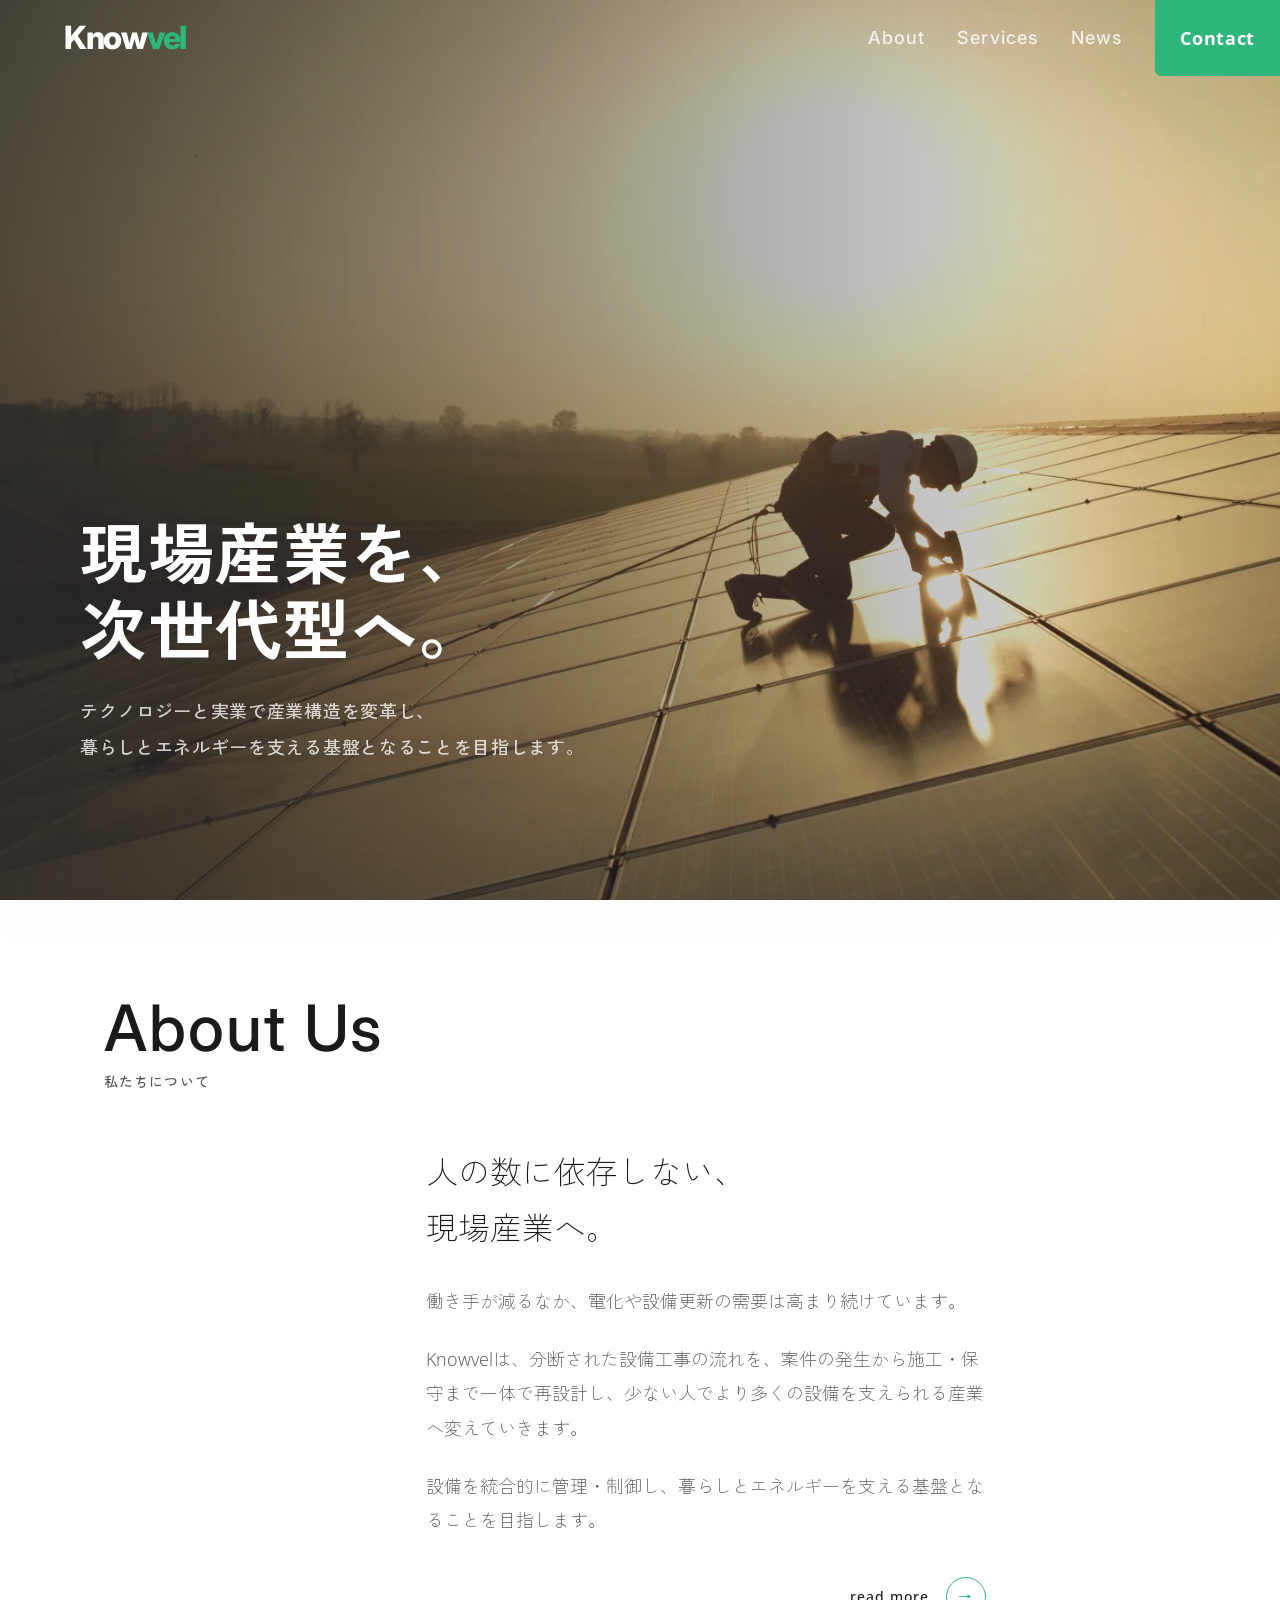
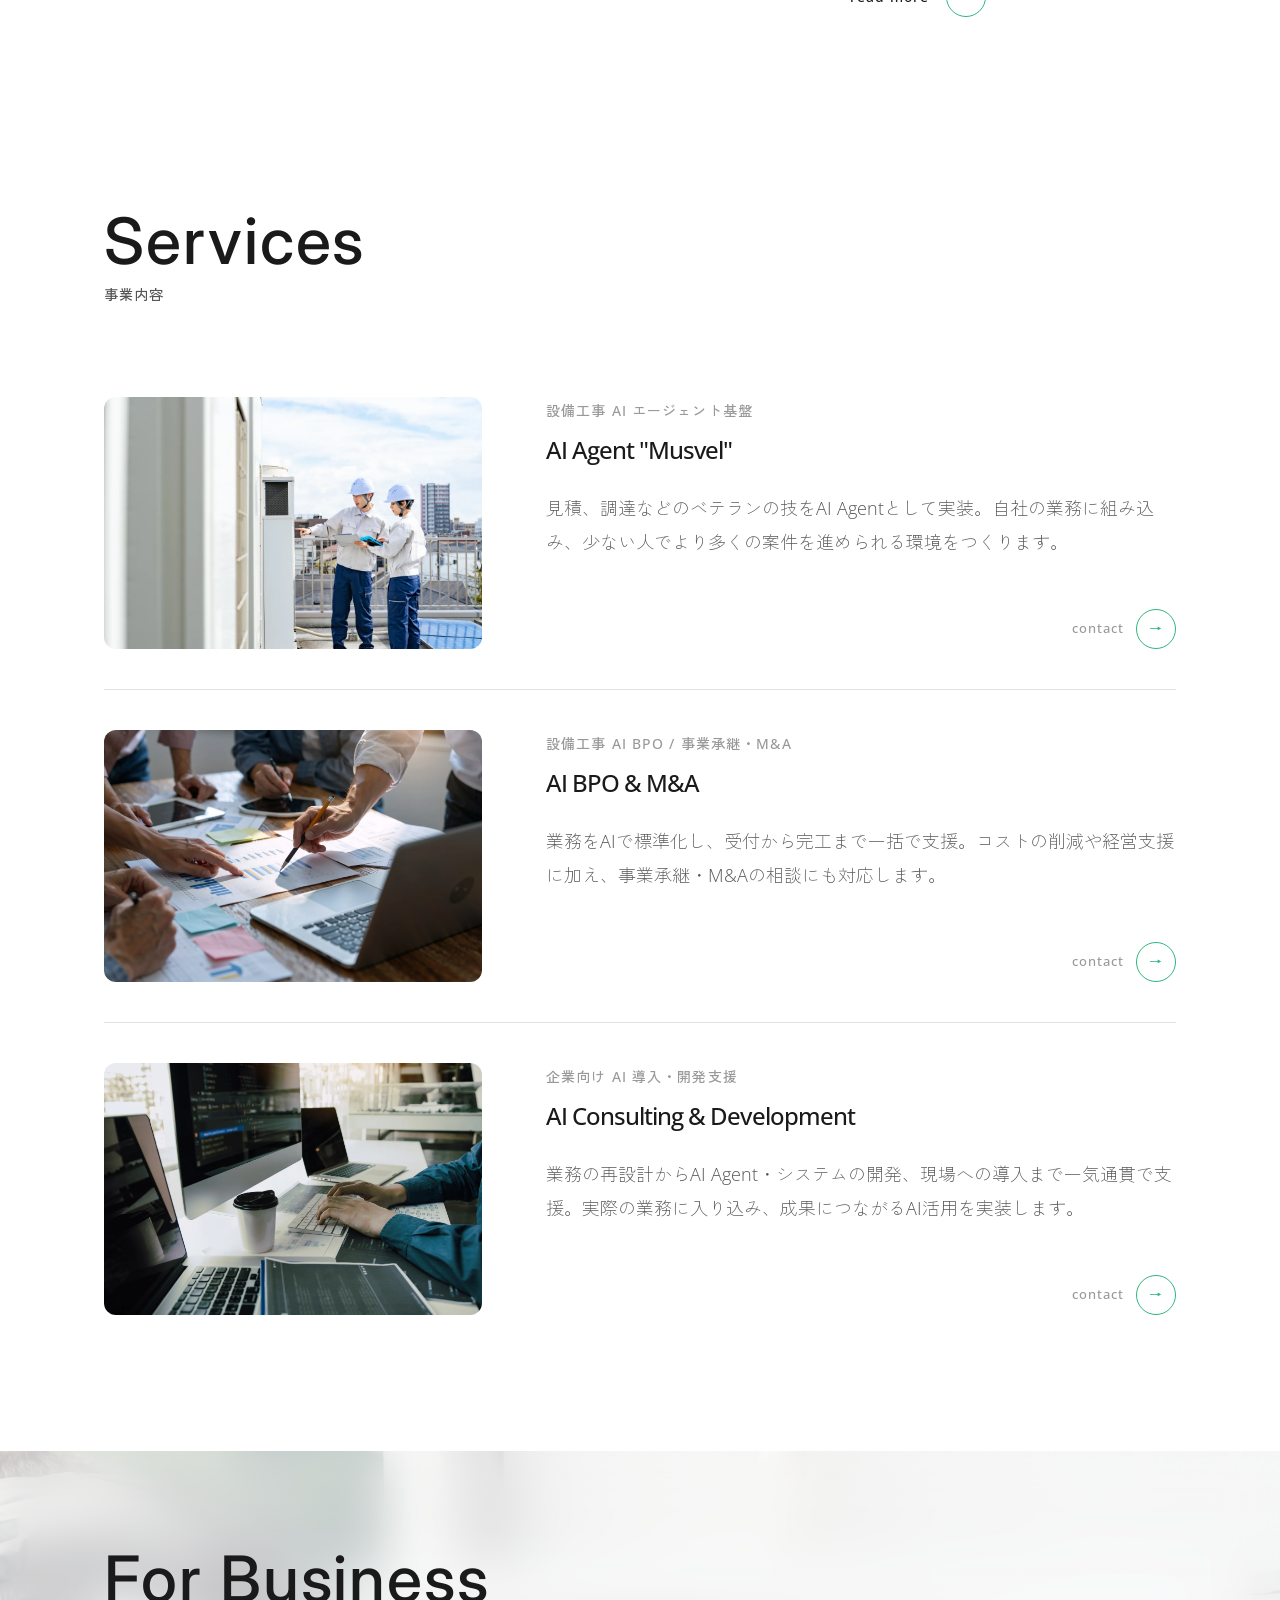
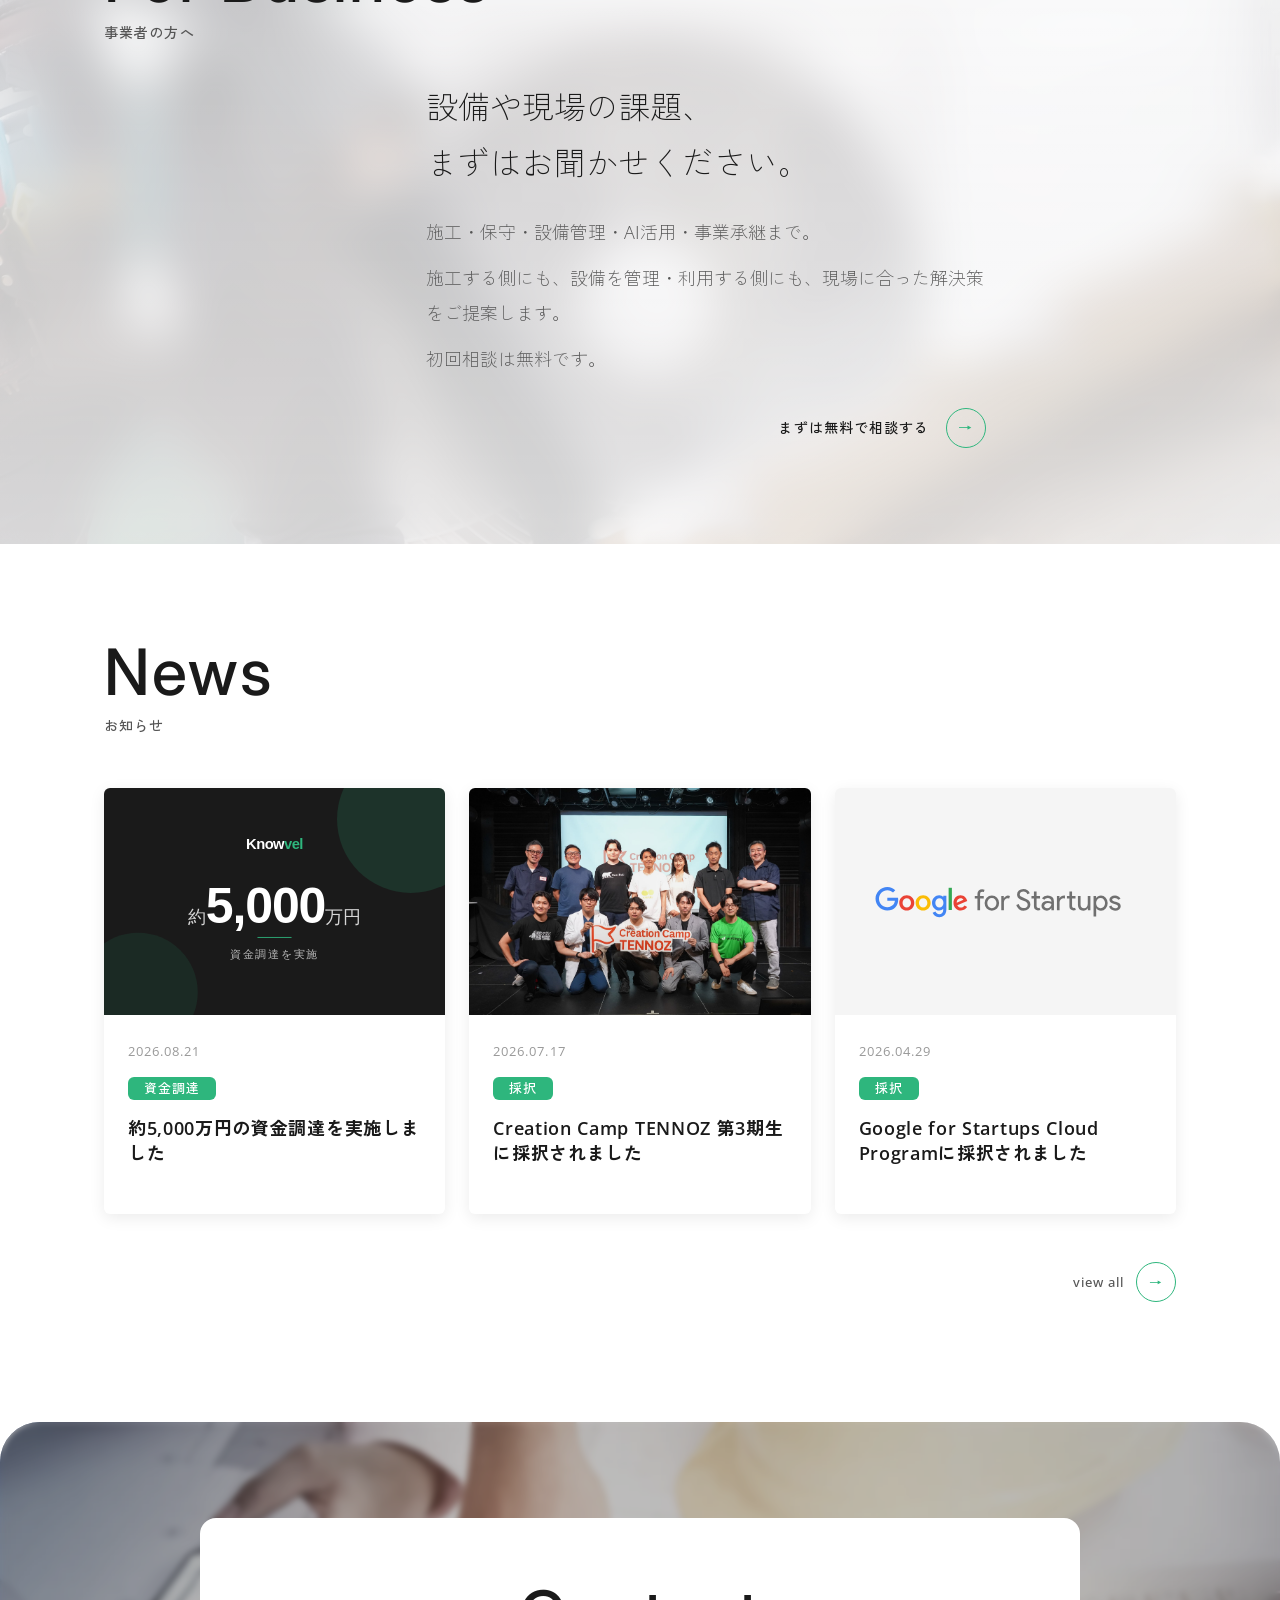
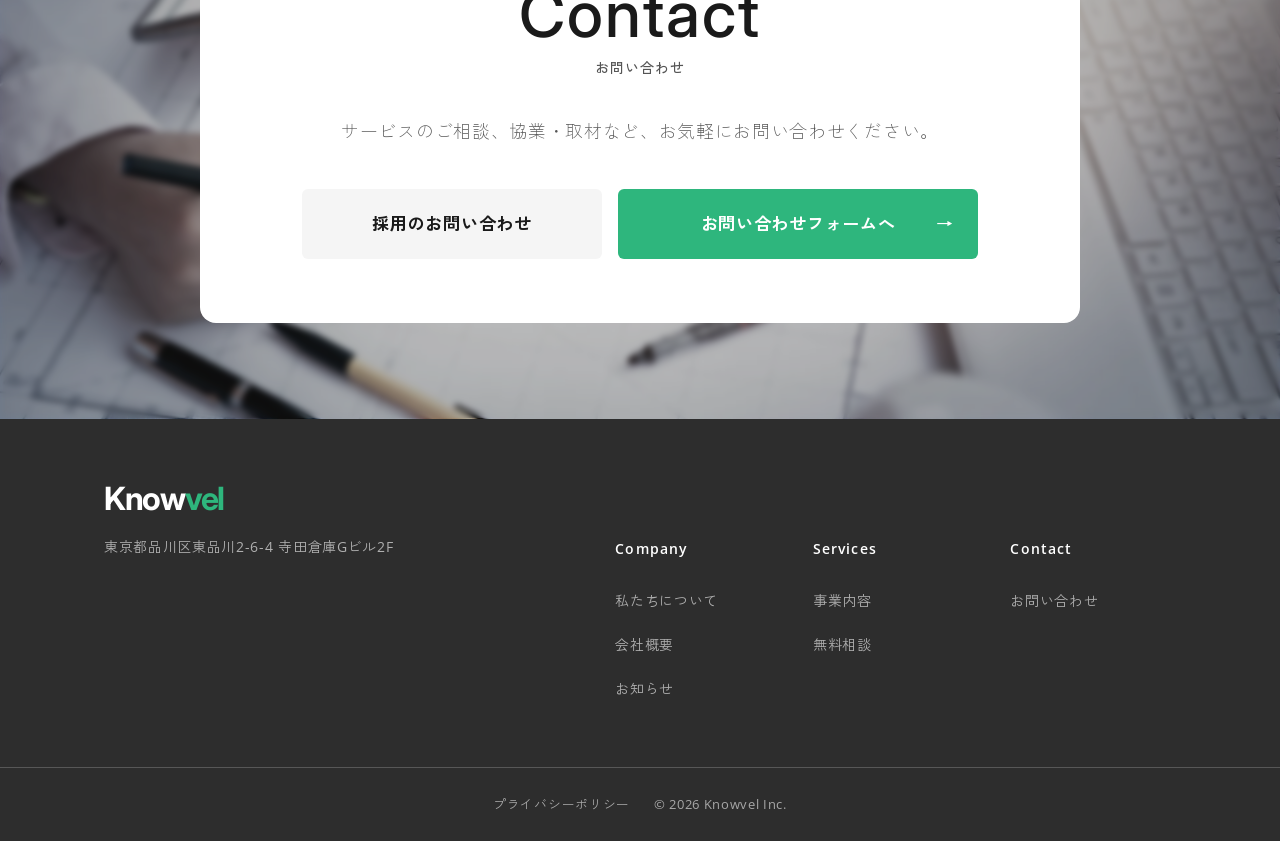
<file: index.html>
<!doctype html>
<html lang="ja">
  <head>
    <meta charset="UTF-8" />
    <link rel="icon" type="image/svg+xml" href="/favicon.svg" />
    <meta name="viewport" content="width=device-width, initial-scale=1.0" />
    <meta name="description" content="Knowvel株式会社は、AI Agent『Musvel』、成果責任型AI BPO、企業向けAI Consulting & Developmentを通じて、設備工事の供給能力を増やします。" />
    <meta name="author" content="Knowvel株式会社" />
    <meta name="robots" content="index, follow, max-image-preview:large" />
    <link rel="canonical" href="https://knowvel.co.jp/" />
    <title>Knowvel株式会社 | 現場産業を、次世代型へ。</title>
    <meta property="og:type" content="website" />
    <meta property="og:site_name" content="Knowvel株式会社" />
    <meta property="og:locale" content="ja_JP" />
    <meta property="og:url" content="https://knowvel.co.jp/" />
    <meta property="og:title" content="Knowvel株式会社 | 現場産業を、次世代型へ。" />
    <meta property="og:description" content="設備工事を起点に、AI Agent・AI BPO・AI開発で、現場産業の供給力を高めます。" />
    <meta property="og:image" content="https://knowvel.co.jp/hero-bg.jpg" />
    <meta name="twitter:card" content="summary_large_image" />
    <meta name="twitter:title" content="Knowvel株式会社 | 現場産業を、次世代型へ。" />
    <meta name="twitter:description" content="設備工事を起点に、AI Agent・AI BPO・AI開発で、現場産業の供給力を高めます。" />
    <meta name="twitter:image" content="https://knowvel.co.jp/hero-bg.jpg" />
    <script type="application/ld+json">
      {
        "@context": "https://schema.org",
        "@graph": [
          {
            "@type": "Organization",
            "@id": "https://knowvel.co.jp/#organization",
            "name": "Knowvel株式会社",
            "legalName": "Knowvel株式会社",
            "alternateName": "Knowvel",
            "url": "https://knowvel.co.jp/",
            "logo": {
              "@type": "ImageObject",
              "url": "https://knowvel.co.jp/favicon.svg"
            },
            "description": "AI Agent『Musvel』、成果責任型AI BPO、企業向けAI Consulting & Developmentを通じて、設備工事の供給能力を増やす会社です。",
            "areaServed": { "@type": "Country", "name": "日本" },
            "knowsAbout": ["設備工事業", "AI Agent", "Musvel", "AI BPO", "事業承継", "M&A", "AI Consulting & Development"]
          },
          {
            "@type": "WebSite",
            "@id": "https://knowvel.co.jp/#website",
            "url": "https://knowvel.co.jp/",
            "name": "Knowvel株式会社",
            "alternateName": "Knowvel",
            "publisher": { "@id": "https://knowvel.co.jp/#organization" },
            "inLanguage": "ja-JP"
          }
        ]
      }
    </script>
    <link rel="preconnect" href="https://fonts.googleapis.com" />
    <link rel="preconnect" href="https://fonts.gstatic.com" crossorigin />
    <link href="https://fonts.googleapis.com/css2?family=Inter:wght@300;400;500;600;700;800&family=Open+Sans:wght@300;400;500;600;700&family=Zen+Kaku+Gothic+New:wght@300;400;500;700;900&display=swap" rel="stylesheet" />
    <script type="module" crossorigin src="/assets/main-b2JEIrc5.js"></script>
    <link rel="modulepreload" crossorigin href="/assets/Footer-CtMYj-Ip.js">
    <link rel="modulepreload" crossorigin href="/assets/news-CoxEWXhi.js">
    <link rel="stylesheet" crossorigin href="/assets/Footer-Dqj24d_d.css">
    <link rel="stylesheet" crossorigin href="/assets/main-BrH-xOqz.css">
  </head>
  <body>
    <div class="splash" aria-hidden="true">
      <p class="splash__logo">Know<span>vel</span></p>
    </div>
    <div id="root"></div>
  </body>
</html>
</file>
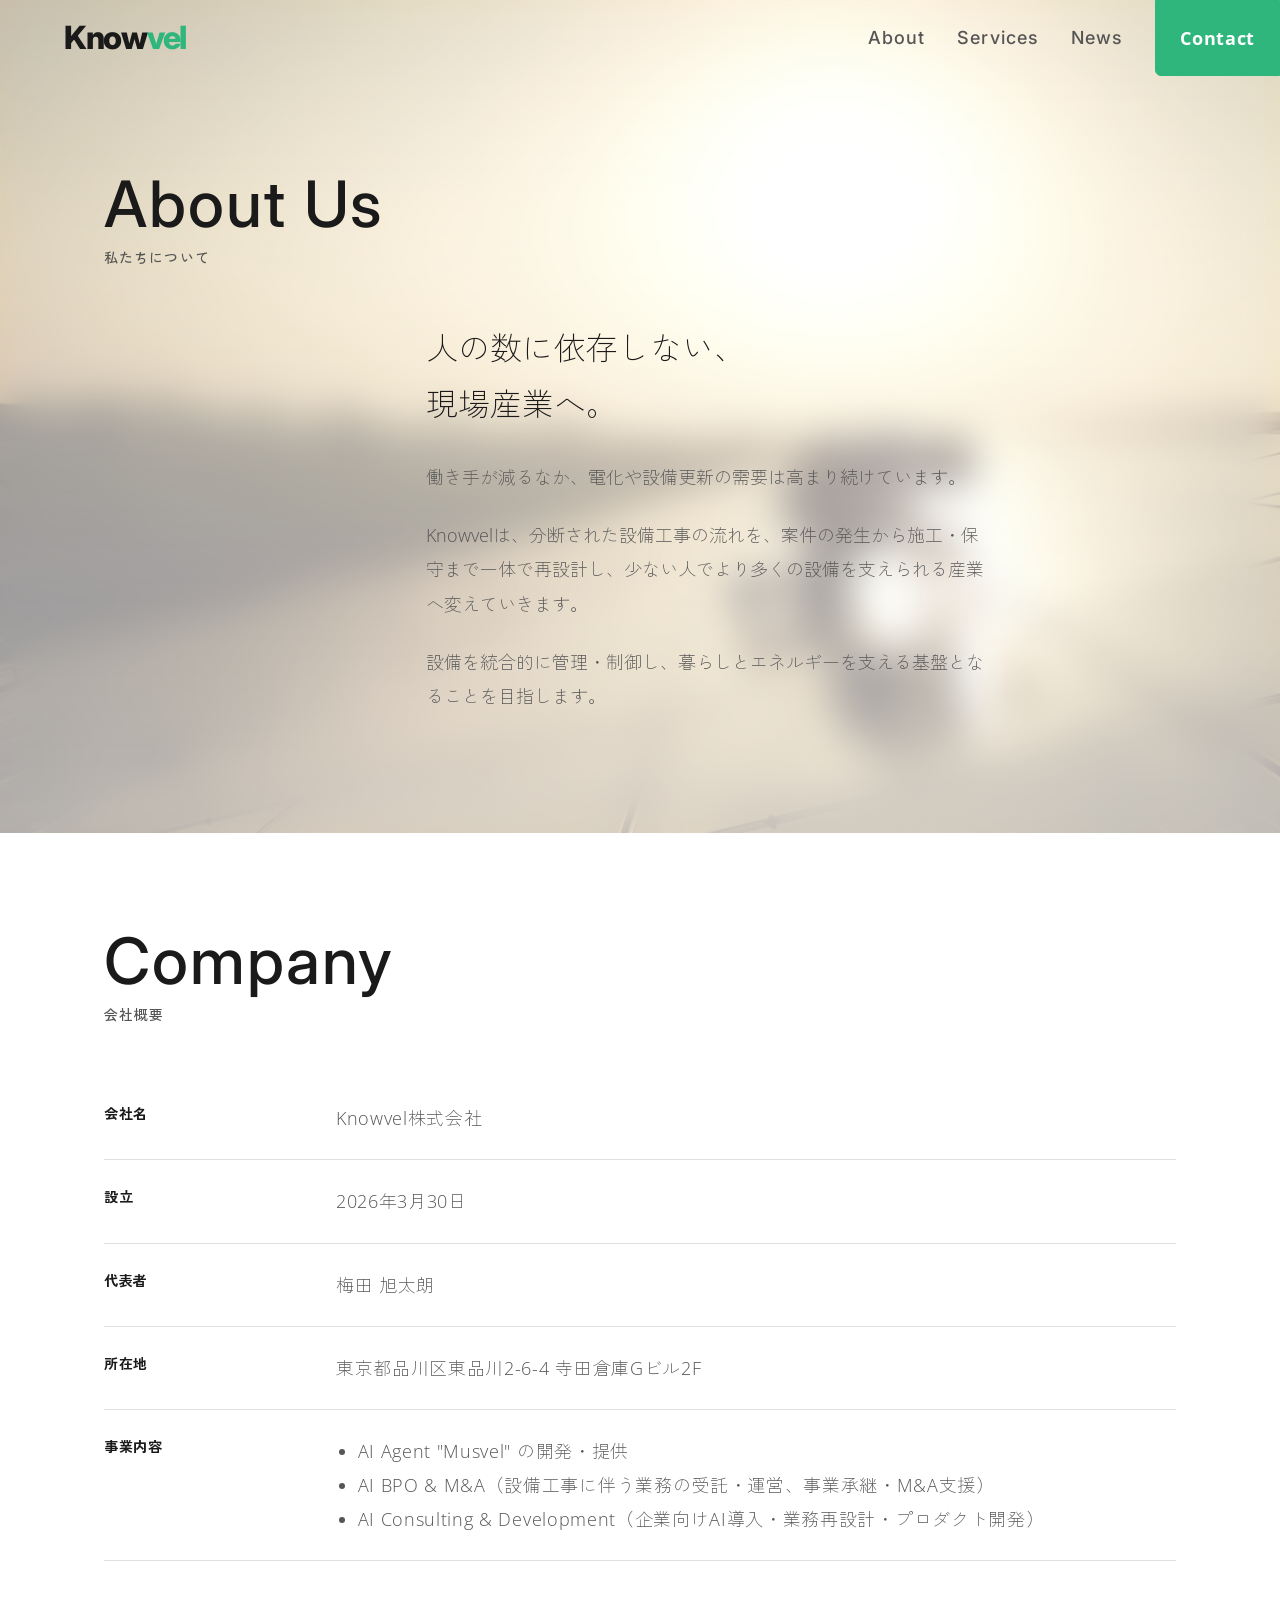
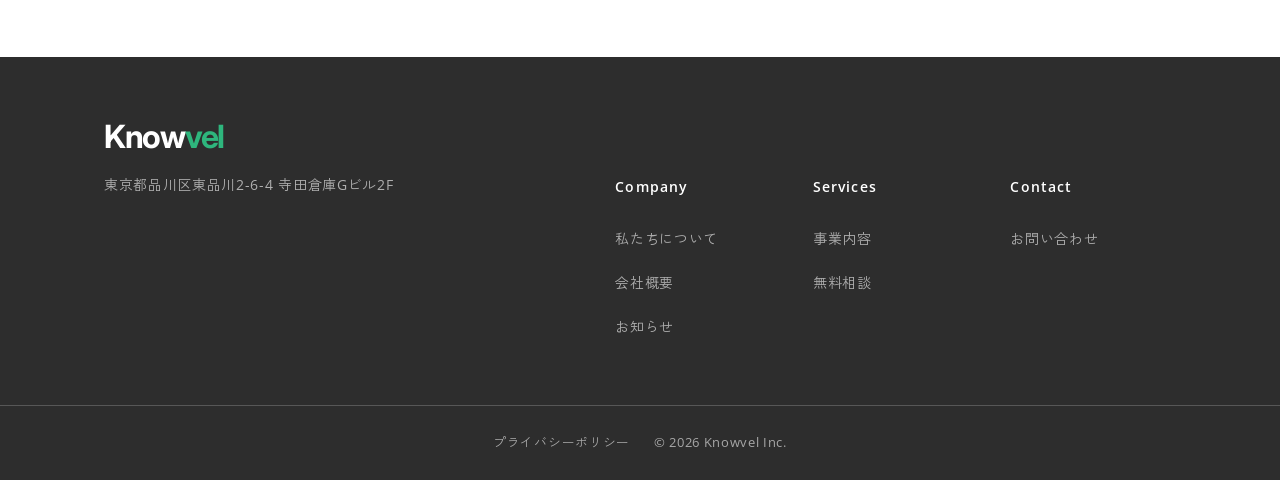
<file: company/index.html>
<!doctype html>
<html lang="ja">
  <head>
    <meta charset="UTF-8" />
    <link rel="icon" type="image/svg+xml" href="/favicon.svg" />
    <meta name="viewport" content="width=device-width, initial-scale=1.0" />
    <meta name="description" content="Knowvel株式会社の会社概要。設備工事業を起点に、AI Agent・AI BPO・AI開発で現場産業の供給力を高めます。" />
    <meta name="author" content="Knowvel株式会社" />
    <meta name="robots" content="index, follow, max-image-preview:large" />
    <link rel="canonical" href="https://knowvel.co.jp/company/" />
    <title>会社概要 | Knowvel株式会社</title>
    <meta property="og:type" content="website" />
    <meta property="og:site_name" content="Knowvel株式会社" />
    <meta property="og:locale" content="ja_JP" />
    <meta property="og:url" content="https://knowvel.co.jp/company/" />
    <meta property="og:title" content="会社概要 | Knowvel株式会社" />
    <meta property="og:description" content="Knowvel株式会社の会社概要。設備工事業を起点に、AI Agent・AI BPO・AI開発で現場産業の供給力を高めます。" />
    <meta property="og:image" content="https://knowvel.co.jp/hero-bg.jpg" />
    <meta name="twitter:card" content="summary_large_image" />
    <link rel="preconnect" href="https://fonts.googleapis.com" />
    <link rel="preconnect" href="https://fonts.gstatic.com" crossorigin />
    <link href="https://fonts.googleapis.com/css2?family=Inter:wght@300;400;500;600;700;800&family=Open+Sans:wght@300;400;500;600;700&family=Zen+Kaku+Gothic+New:wght@300;400;500;700;900&display=swap" rel="stylesheet" />
    <script type="module" crossorigin src="/assets/company-Coohtmbm.js"></script>
    <link rel="modulepreload" crossorigin href="/assets/Footer-CtMYj-Ip.js">
    <link rel="stylesheet" crossorigin href="/assets/Footer-Dqj24d_d.css">
    <link rel="stylesheet" crossorigin href="/assets/company-S4ScOYbS.css">
  </head>
  <body>
    <div class="splash" aria-hidden="true">
      <p class="splash__logo">Know<span>vel</span></p>
    </div>
    <div id="root"></div>
  </body>
</html>
</file>
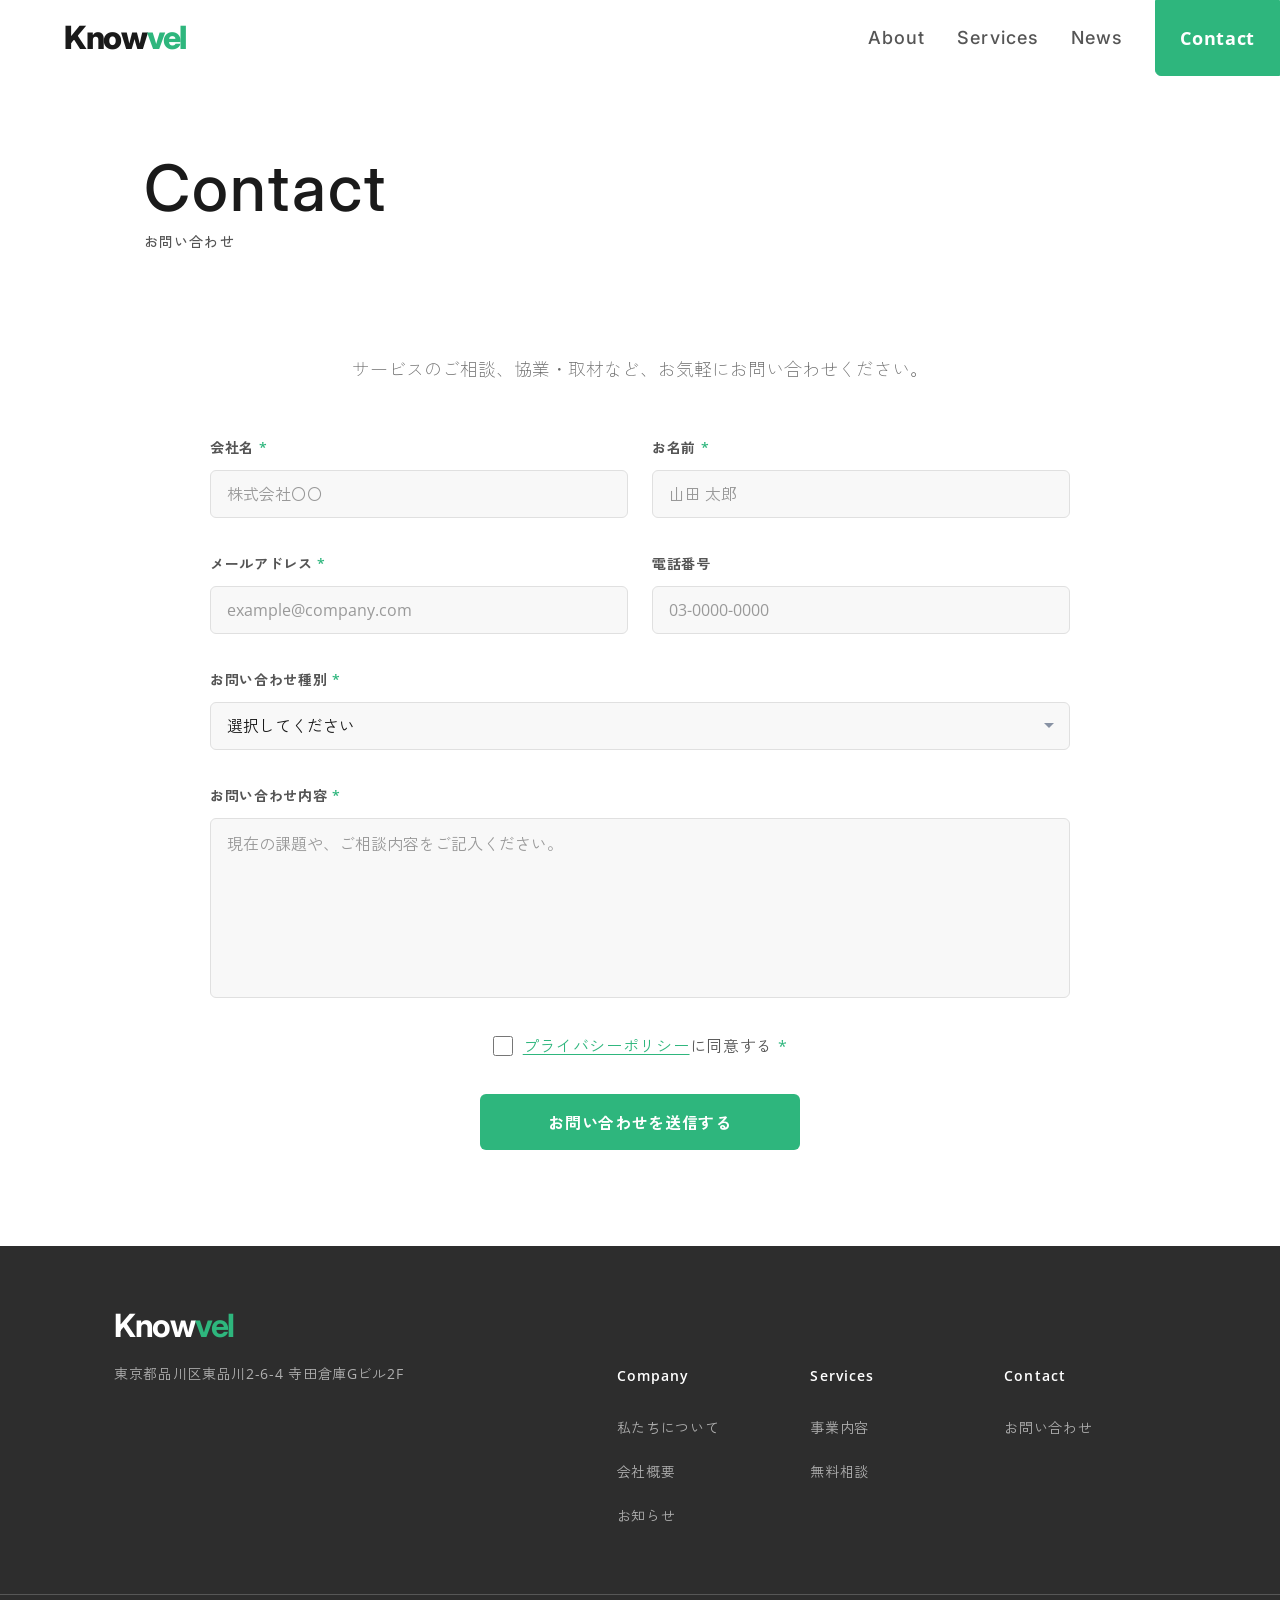
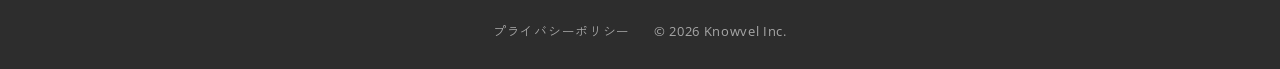
<file: contact/index.html>
<!doctype html>
<html lang="ja">
  <head>
    <meta charset="UTF-8" />
    <link rel="icon" type="image/svg+xml" href="/favicon.svg" />
    <meta name="viewport" content="width=device-width, initial-scale=1.0" />
    <meta name="description" content="AI Agent『Musvel』、AI BPO、AI Consulting & Developmentに関するKnowvel株式会社へのお問い合わせはこちらから。" />
    <meta name="author" content="Knowvel株式会社" />
    <meta name="robots" content="index, follow" />
    <link rel="canonical" href="https://knowvel.co.jp/contact/" />
    <title>お問い合わせ | Knowvel株式会社</title>
    <meta property="og:type" content="website" />
    <meta property="og:site_name" content="Knowvel株式会社" />
    <meta property="og:locale" content="ja_JP" />
    <meta property="og:url" content="https://knowvel.co.jp/contact/" />
    <meta property="og:title" content="お問い合わせ | Knowvel株式会社" />
    <meta property="og:description" content="サービスに関するご相談やその他のお問い合わせを受け付けています。" />
    <meta property="og:image" content="https://knowvel.co.jp/hero-bg.jpg" />
    <meta name="twitter:card" content="summary_large_image" />
    <link rel="preconnect" href="https://fonts.googleapis.com" />
    <link rel="preconnect" href="https://fonts.gstatic.com" crossorigin />
    <link href="https://fonts.googleapis.com/css2?family=Inter:wght@300;400;500;600;700;800&family=Open+Sans:wght@300;400;500;600;700&family=Zen+Kaku+Gothic+New:wght@300;400;500;700;900&display=swap" rel="stylesheet" />
    <script type="module" crossorigin src="/assets/contact-CFDRpOD_.js"></script>
    <link rel="modulepreload" crossorigin href="/assets/Footer-CtMYj-Ip.js">
    <link rel="stylesheet" crossorigin href="/assets/Footer-Dqj24d_d.css">
    <link rel="stylesheet" crossorigin href="/assets/contact-BoTtBcGZ.css">
  </head>
  <body>
    <div class="splash" aria-hidden="true">
      <p class="splash__logo">Know<span>vel</span></p>
    </div>
    <div id="root"></div>
  </body>
</html>
</file>
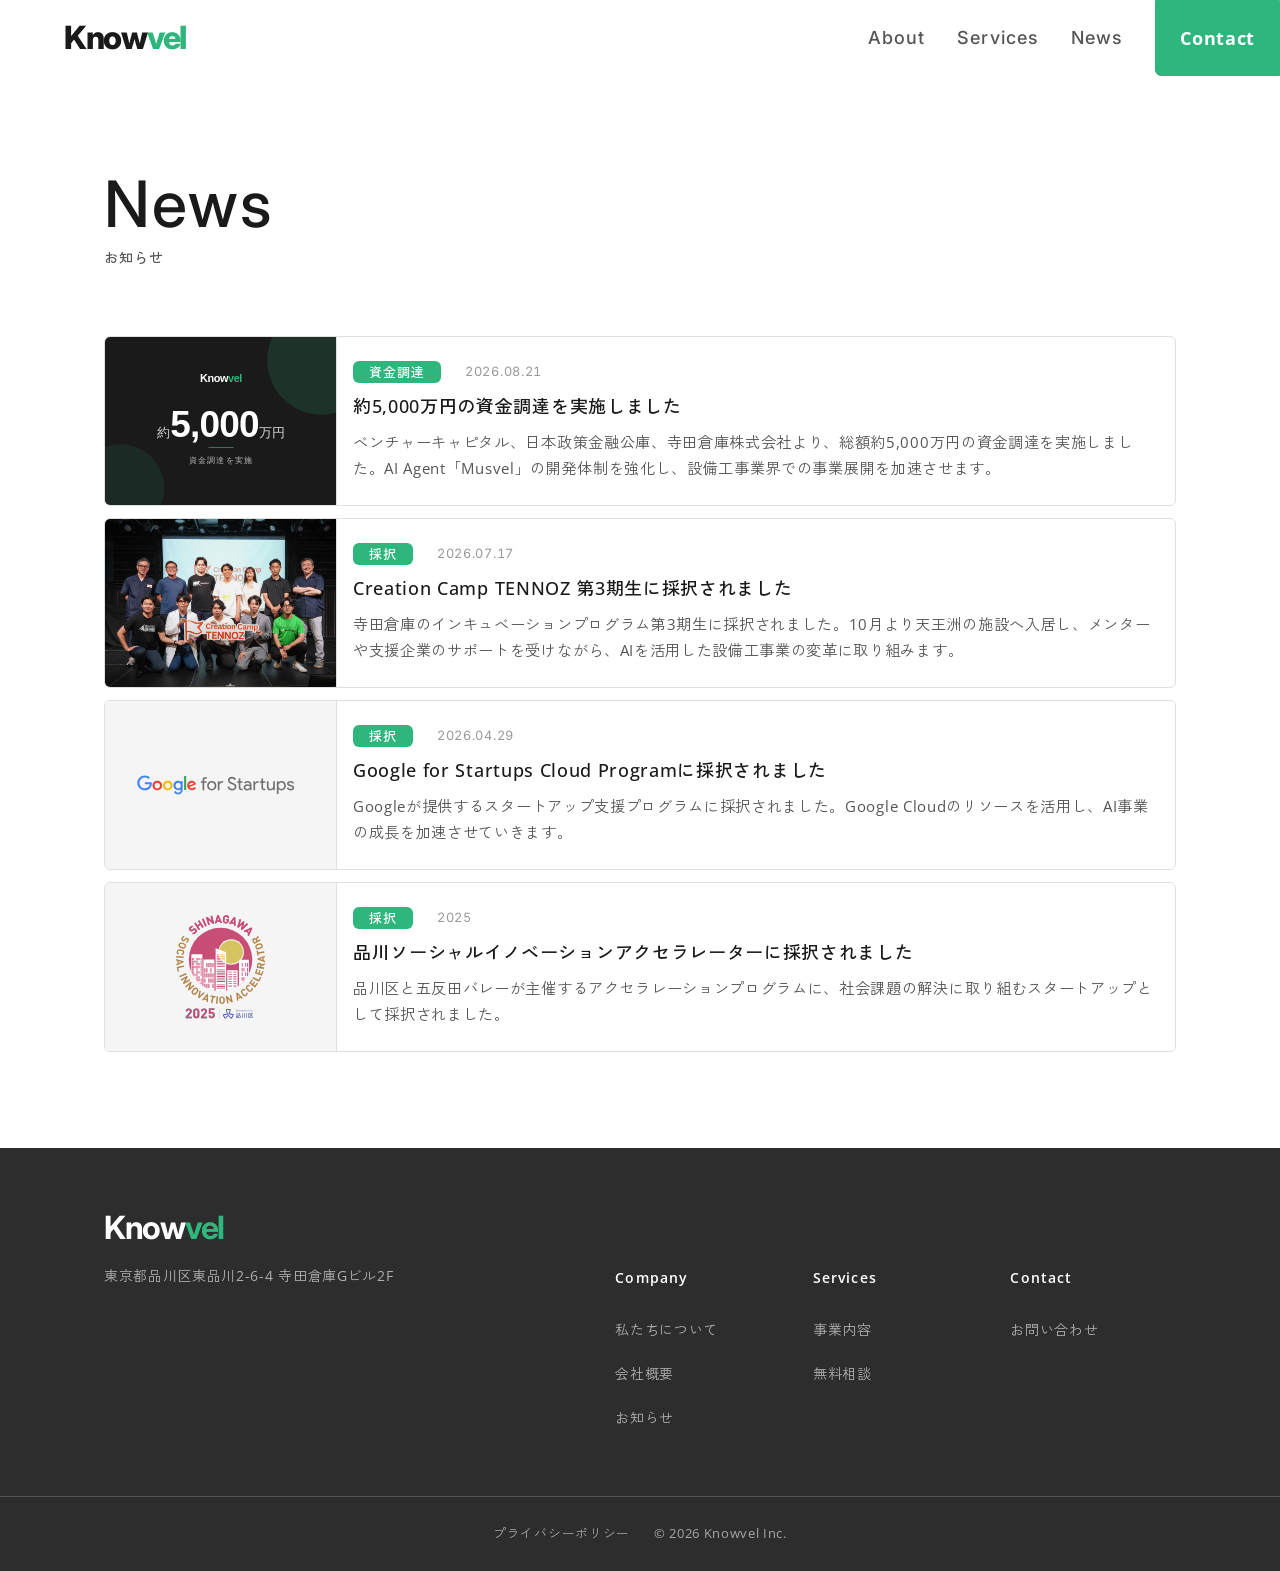
<file: news/index.html>
<!doctype html>
<html lang="ja">
  <head>
    <meta charset="UTF-8" />
    <link rel="icon" type="image/svg+xml" href="/favicon.svg" />
    <meta name="viewport" content="width=device-width, initial-scale=1.0" />
    <meta name="description" content="Knowvel株式会社の採択情報や最新のお知らせをご紹介します。" />
    <meta name="author" content="Knowvel株式会社" />
    <meta name="robots" content="index, follow, max-image-preview:large" />
    <link rel="canonical" href="https://knowvel.co.jp/news/" />
    <title>お知らせ | Knowvel株式会社</title>
    <meta property="og:type" content="website" />
    <meta property="og:site_name" content="Knowvel株式会社" />
    <meta property="og:locale" content="ja_JP" />
    <meta property="og:url" content="https://knowvel.co.jp/news/" />
    <meta property="og:title" content="お知らせ | Knowvel株式会社" />
    <meta property="og:description" content="Knowvel株式会社の採択情報や最新のお知らせをご紹介します。" />
    <meta property="og:image" content="https://knowvel.co.jp/hero-bg.jpg" />
    <meta name="twitter:card" content="summary_large_image" />
    <link rel="preconnect" href="https://fonts.googleapis.com" />
    <link rel="preconnect" href="https://fonts.gstatic.com" crossorigin />
    <link href="https://fonts.googleapis.com/css2?family=Inter:wght@300;400;500;600;700;800&family=Open+Sans:wght@300;400;500;600;700&family=Zen+Kaku+Gothic+New:wght@300;400;500;700;900&display=swap" rel="stylesheet" />
    <script type="module" crossorigin src="/assets/news-C_gaG0oy.js"></script>
    <link rel="modulepreload" crossorigin href="/assets/Footer-CtMYj-Ip.js">
    <link rel="modulepreload" crossorigin href="/assets/news-CoxEWXhi.js">
    <link rel="stylesheet" crossorigin href="/assets/Footer-Dqj24d_d.css">
    <link rel="stylesheet" crossorigin href="/assets/news-CJ3hHGV8.css">
  </head>
  <body>
    <div class="splash" aria-hidden="true">
      <p class="splash__logo">Know<span>vel</span></p>
    </div>
    <div id="root"></div>
  </body>
</html>
</file>
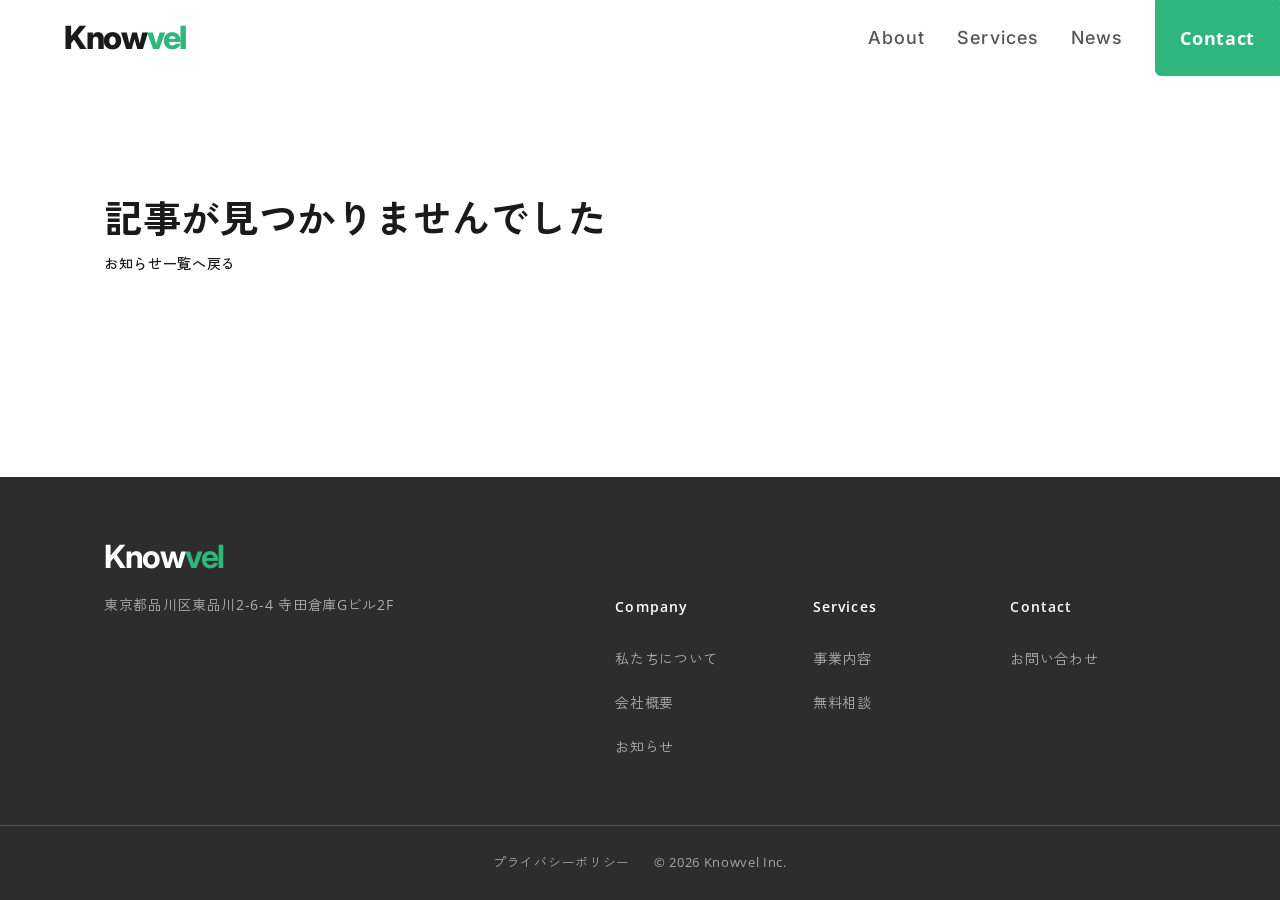
<file: news/creation-camp-tennoz/index.html>
<!doctype html>
<html lang="ja">
  <head>
    <meta charset="UTF-8" />
    <link rel="icon" type="image/svg+xml" href="/favicon.svg" />
    <meta name="viewport" content="width=device-width, initial-scale=1.0" />
    <meta name="description" content="寺田倉庫のインキュベーションプログラム「Creation Camp TENNOZ」第3期生に採択されました。2026年10月より天王洲の施設へ入居します。" />
    <meta name="author" content="Knowvel株式会社" />
    <meta name="robots" content="index, follow, max-image-preview:large" />
    <link rel="canonical" href="https://knowvel.co.jp/news/creation-camp-tennoz/" />
    <title>Creation Camp TENNOZ 第3期生に採択されました | Knowvel株式会社</title>
    <meta property="og:type" content="article" />
    <meta property="og:site_name" content="Knowvel株式会社" />
    <meta property="og:locale" content="ja_JP" />
    <meta property="og:url" content="https://knowvel.co.jp/news/creation-camp-tennoz/" />
    <meta property="og:title" content="Creation Camp TENNOZ 第3期生に採択されました | Knowvel株式会社" />
    <meta property="og:description" content="寺田倉庫のインキュベーションプログラム「Creation Camp TENNOZ」第3期生に採択されました。2026年10月より天王洲の施設へ入居します。" />
    <meta property="og:image" content="https://knowvel.co.jp/creation-camp-tennoz.jpg" />
    <meta name="twitter:card" content="summary_large_image" />
    <link rel="preconnect" href="https://fonts.googleapis.com" />
    <link rel="preconnect" href="https://fonts.gstatic.com" crossorigin />
    <link href="https://fonts.googleapis.com/css2?family=Inter:wght@300;400;500;600;700;800&family=Open+Sans:wght@300;400;500;600;700&family=Zen+Kaku+Gothic+New:wght@300;400;500;700;900&display=swap" rel="stylesheet" />
    <script type="module" crossorigin src="/assets/Footer-CtMYj-Ip.js"></script>
    <script type="module" crossorigin src="/assets/news-CoxEWXhi.js"></script>
    <script type="module" crossorigin src="/assets/main-DsplqQPT.js"></script>
    <link rel="stylesheet" crossorigin href="/assets/Footer-Dqj24d_d.css">
    <link rel="stylesheet" crossorigin href="/assets/main-Dx1q0FBt.css">
  </head>
  <body>
    <div class="splash" aria-hidden="true">
      <p class="splash__logo">Know<span>vel</span></p>
    </div>
    <div id="root"></div>
  </body>
</html>
</file>
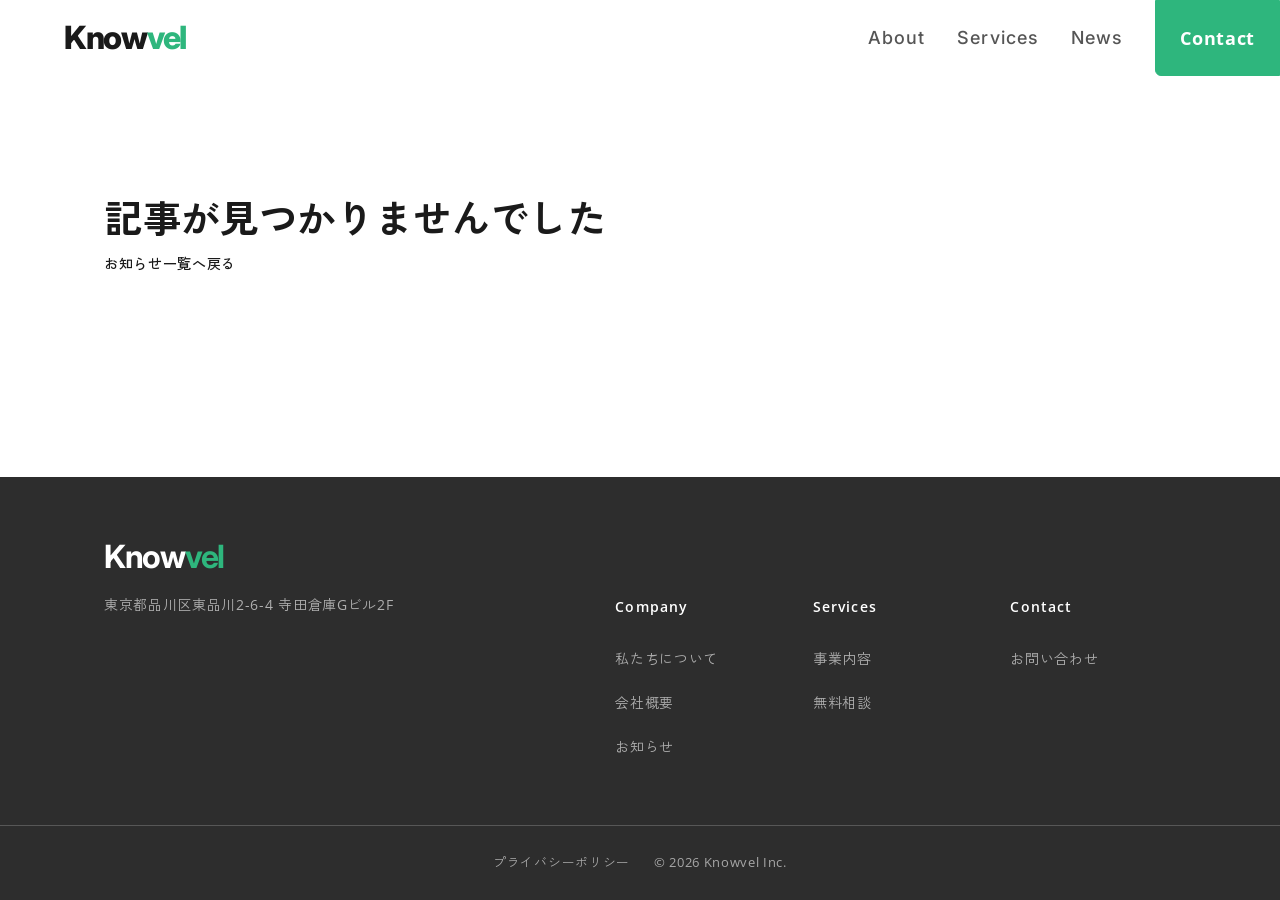
<file: news/funding-2026-08/index.html>
<!doctype html>
<html lang="ja">
  <head>
    <meta charset="UTF-8" />
    <link rel="icon" type="image/svg+xml" href="/favicon.svg" />
    <meta name="viewport" content="width=device-width, initial-scale=1.0" />
    <meta name="description" content="Knowvel株式会社は、East Ventures、日本政策金融公庫、寺田倉庫株式会社より総額約5,000万円の資金調達を実施しました。" />
    <meta name="author" content="Knowvel株式会社" />
    <meta name="robots" content="index, follow, max-image-preview:large" />
    <link rel="canonical" href="https://knowvel.co.jp/news/funding-2026-08/" />
    <title>約5,000万円の資金調達を実施しました | Knowvel株式会社</title>
    <meta property="og:type" content="article" />
    <meta property="og:site_name" content="Knowvel株式会社" />
    <meta property="og:locale" content="ja_JP" />
    <meta property="og:url" content="https://knowvel.co.jp/news/funding-2026-08/" />
    <meta property="og:title" content="約5,000万円の資金調達を実施しました | Knowvel株式会社" />
    <meta property="og:description" content="Knowvel株式会社は、East Ventures、日本政策金融公庫、寺田倉庫株式会社より総額約5,000万円の資金調達を実施しました。" />
    <meta property="og:image" content="https://knowvel.co.jp/news-funding.svg" />
    <meta name="twitter:card" content="summary_large_image" />
    <link rel="preconnect" href="https://fonts.googleapis.com" />
    <link rel="preconnect" href="https://fonts.gstatic.com" crossorigin />
    <link href="https://fonts.googleapis.com/css2?family=Inter:wght@300;400;500;600;700;800&family=Open+Sans:wght@300;400;500;600;700&family=Zen+Kaku+Gothic+New:wght@300;400;500;700;900&display=swap" rel="stylesheet" />
    <script type="module" crossorigin src="/assets/Footer-CtMYj-Ip.js"></script>
    <script type="module" crossorigin src="/assets/news-CoxEWXhi.js"></script>
    <script type="module" crossorigin src="/assets/main-DsplqQPT.js"></script>
    <link rel="stylesheet" crossorigin href="/assets/Footer-Dqj24d_d.css">
    <link rel="stylesheet" crossorigin href="/assets/main-Dx1q0FBt.css">
  </head>
  <body>
    <div class="splash" aria-hidden="true">
      <p class="splash__logo">Know<span>vel</span></p>
    </div>
    <div id="root"></div>
  </body>
</html>
</file>
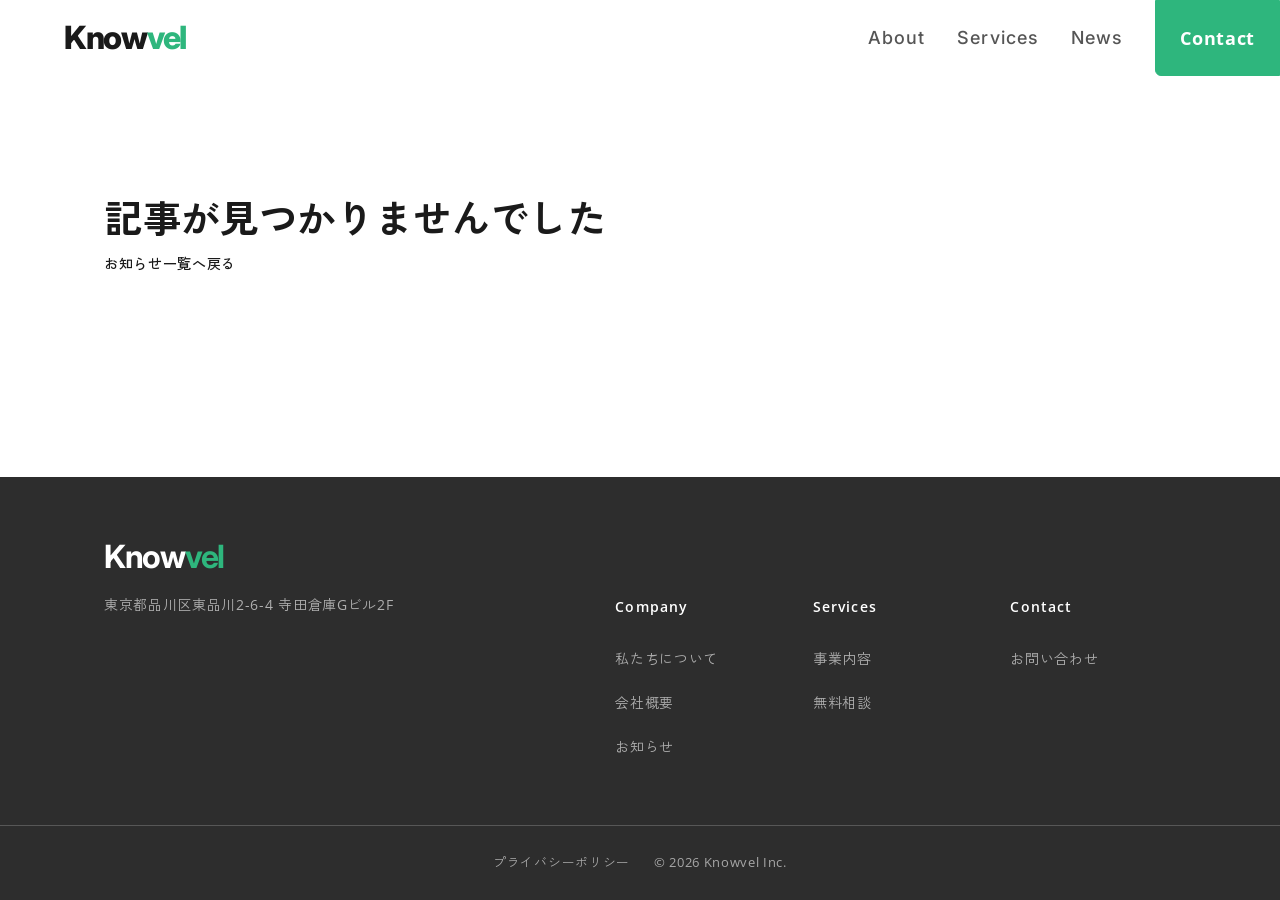
<file: news/google-for-startups/index.html>
<!doctype html>
<html lang="ja">
  <head>
    <meta charset="UTF-8" />
    <link rel="icon" type="image/svg+xml" href="/favicon.svg" />
    <meta name="viewport" content="width=device-width, initial-scale=1.0" />
    <meta name="description" content="Googleが提供するスタートアップ支援プログラム「Google for Startups Cloud Program」に採択されました。" />
    <meta name="author" content="Knowvel株式会社" />
    <meta name="robots" content="index, follow, max-image-preview:large" />
    <link rel="canonical" href="https://knowvel.co.jp/news/google-for-startups/" />
    <title>Google for Startups Cloud Programに採択されました | Knowvel株式会社</title>
    <meta property="og:type" content="article" />
    <meta property="og:site_name" content="Knowvel株式会社" />
    <meta property="og:locale" content="ja_JP" />
    <meta property="og:url" content="https://knowvel.co.jp/news/google-for-startups/" />
    <meta property="og:title" content="Google for Startups Cloud Programに採択されました | Knowvel株式会社" />
    <meta property="og:description" content="Googleが提供するスタートアップ支援プログラム「Google for Startups Cloud Program」に採択されました。" />
    <meta property="og:image" content="https://knowvel.co.jp/hero-bg.jpg" />
    <meta name="twitter:card" content="summary_large_image" />
    <link rel="preconnect" href="https://fonts.googleapis.com" />
    <link rel="preconnect" href="https://fonts.gstatic.com" crossorigin />
    <link href="https://fonts.googleapis.com/css2?family=Inter:wght@300;400;500;600;700;800&family=Open+Sans:wght@300;400;500;600;700&family=Zen+Kaku+Gothic+New:wght@300;400;500;700;900&display=swap" rel="stylesheet" />
    <script type="module" crossorigin src="/assets/Footer-CtMYj-Ip.js"></script>
    <script type="module" crossorigin src="/assets/news-CoxEWXhi.js"></script>
    <script type="module" crossorigin src="/assets/main-DsplqQPT.js"></script>
    <link rel="stylesheet" crossorigin href="/assets/Footer-Dqj24d_d.css">
    <link rel="stylesheet" crossorigin href="/assets/main-Dx1q0FBt.css">
  </head>
  <body>
    <div class="splash" aria-hidden="true">
      <p class="splash__logo">Know<span>vel</span></p>
    </div>
    <div id="root"></div>
  </body>
</html>
</file>
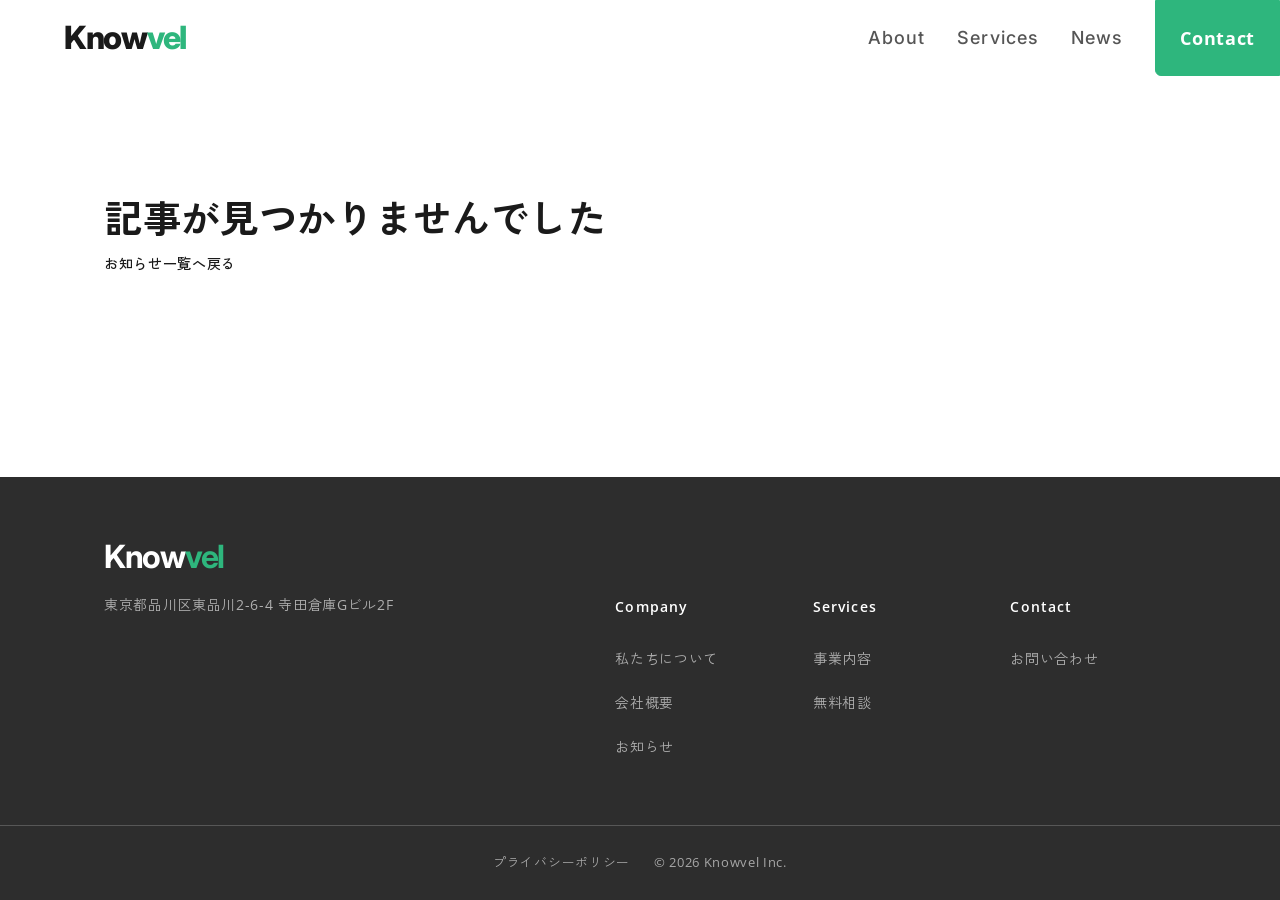
<file: news/shinagawa-accelerator/index.html>
<!doctype html>
<html lang="ja">
  <head>
    <meta charset="UTF-8" />
    <link rel="icon" type="image/svg+xml" href="/favicon.svg" />
    <meta name="viewport" content="width=device-width, initial-scale=1.0" />
    <meta name="description" content="品川区と五反田バレーが主催するアクセラレーションプログラムに、社会課題の解決に取り組むスタートアップとして採択されました。" />
    <meta name="author" content="Knowvel株式会社" />
    <meta name="robots" content="index, follow, max-image-preview:large" />
    <link rel="canonical" href="https://knowvel.co.jp/news/shinagawa-accelerator/" />
    <title>品川ソーシャルイノベーションアクセラレーターに採択されました | Knowvel株式会社</title>
    <meta property="og:type" content="article" />
    <meta property="og:site_name" content="Knowvel株式会社" />
    <meta property="og:locale" content="ja_JP" />
    <meta property="og:url" content="https://knowvel.co.jp/news/shinagawa-accelerator/" />
    <meta property="og:title" content="品川ソーシャルイノベーションアクセラレーターに採択されました | Knowvel株式会社" />
    <meta property="og:description" content="品川区と五反田バレーが主催するアクセラレーションプログラムに、社会課題の解決に取り組むスタートアップとして採択されました。" />
    <meta property="og:image" content="https://knowvel.co.jp/hero-bg.jpg" />
    <meta name="twitter:card" content="summary_large_image" />
    <link rel="preconnect" href="https://fonts.googleapis.com" />
    <link rel="preconnect" href="https://fonts.gstatic.com" crossorigin />
    <link href="https://fonts.googleapis.com/css2?family=Inter:wght@300;400;500;600;700;800&family=Open+Sans:wght@300;400;500;600;700&family=Zen+Kaku+Gothic+New:wght@300;400;500;700;900&display=swap" rel="stylesheet" />
    <script type="module" crossorigin src="/assets/Footer-CtMYj-Ip.js"></script>
    <script type="module" crossorigin src="/assets/news-CoxEWXhi.js"></script>
    <script type="module" crossorigin src="/assets/main-DsplqQPT.js"></script>
    <link rel="stylesheet" crossorigin href="/assets/Footer-Dqj24d_d.css">
    <link rel="stylesheet" crossorigin href="/assets/main-Dx1q0FBt.css">
  </head>
  <body>
    <div class="splash" aria-hidden="true">
      <p class="splash__logo">Know<span>vel</span></p>
    </div>
    <div id="root"></div>
  </body>
</html>
</file>
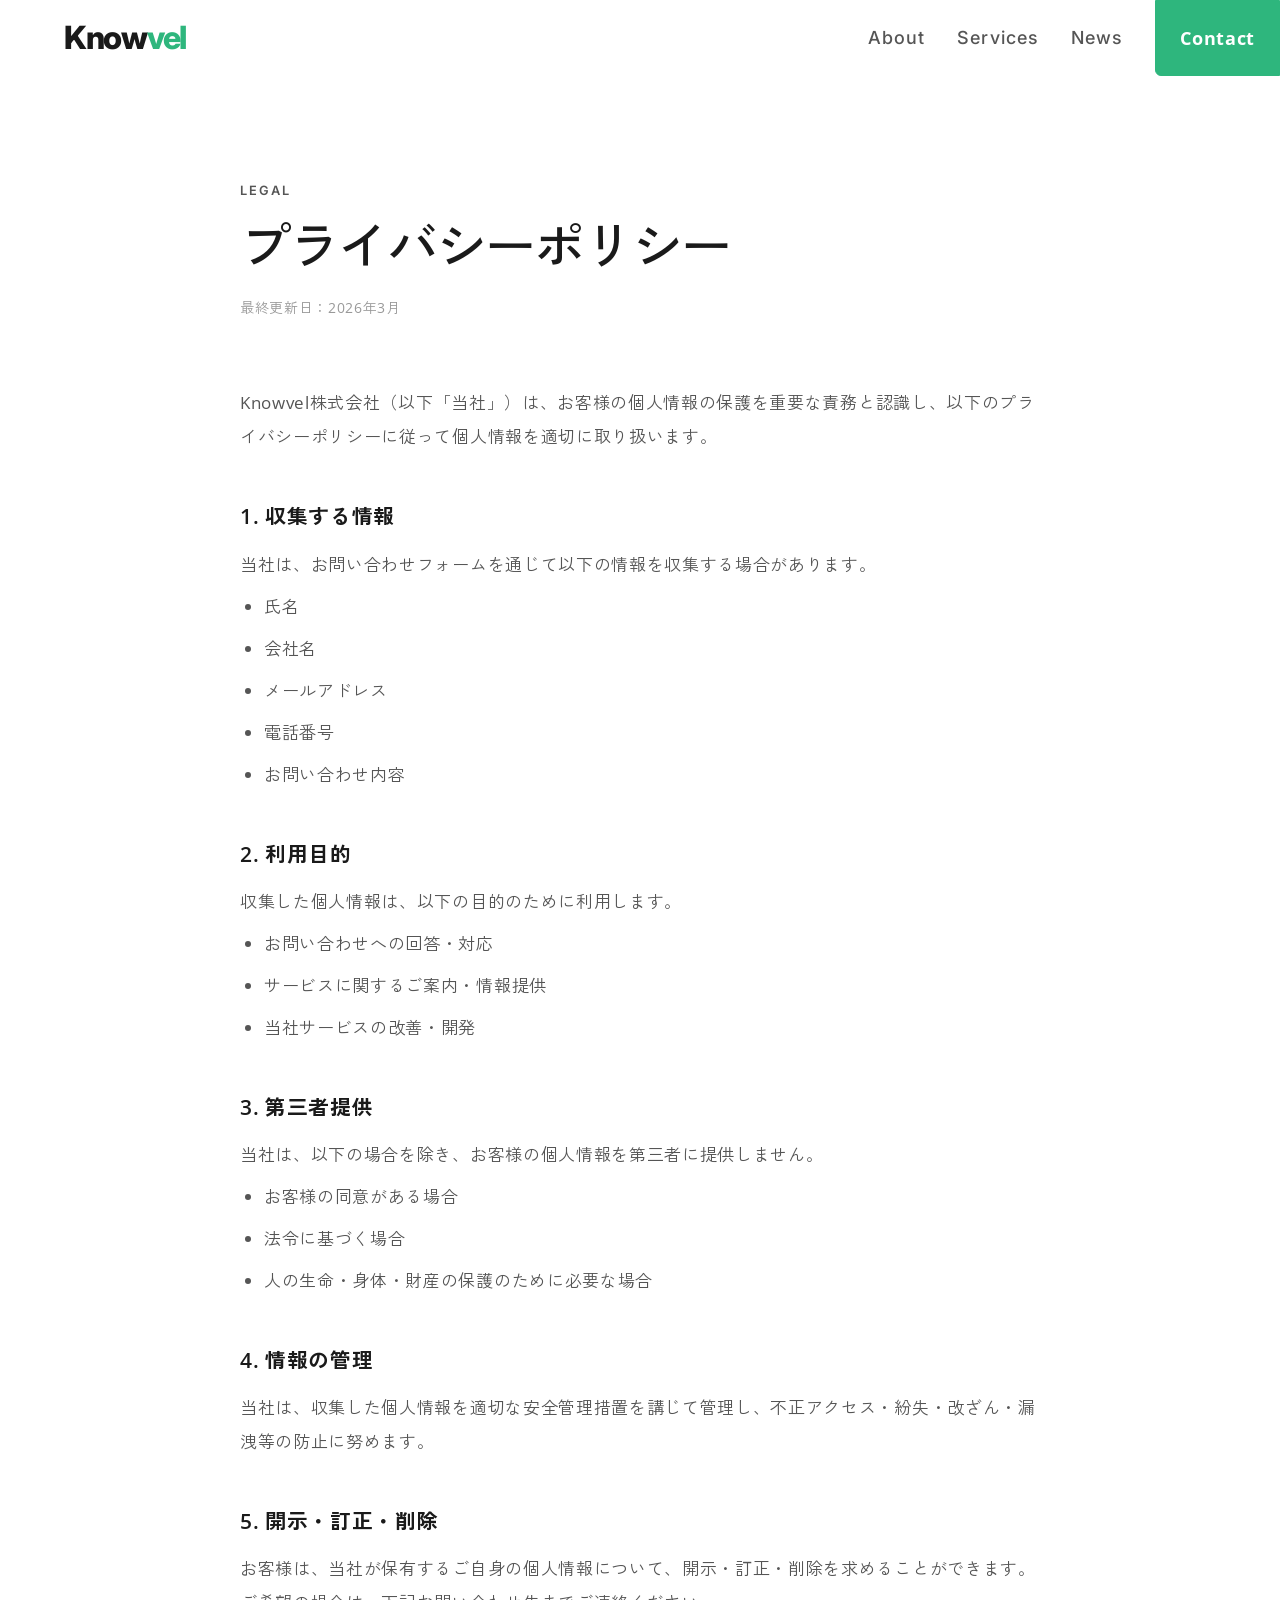
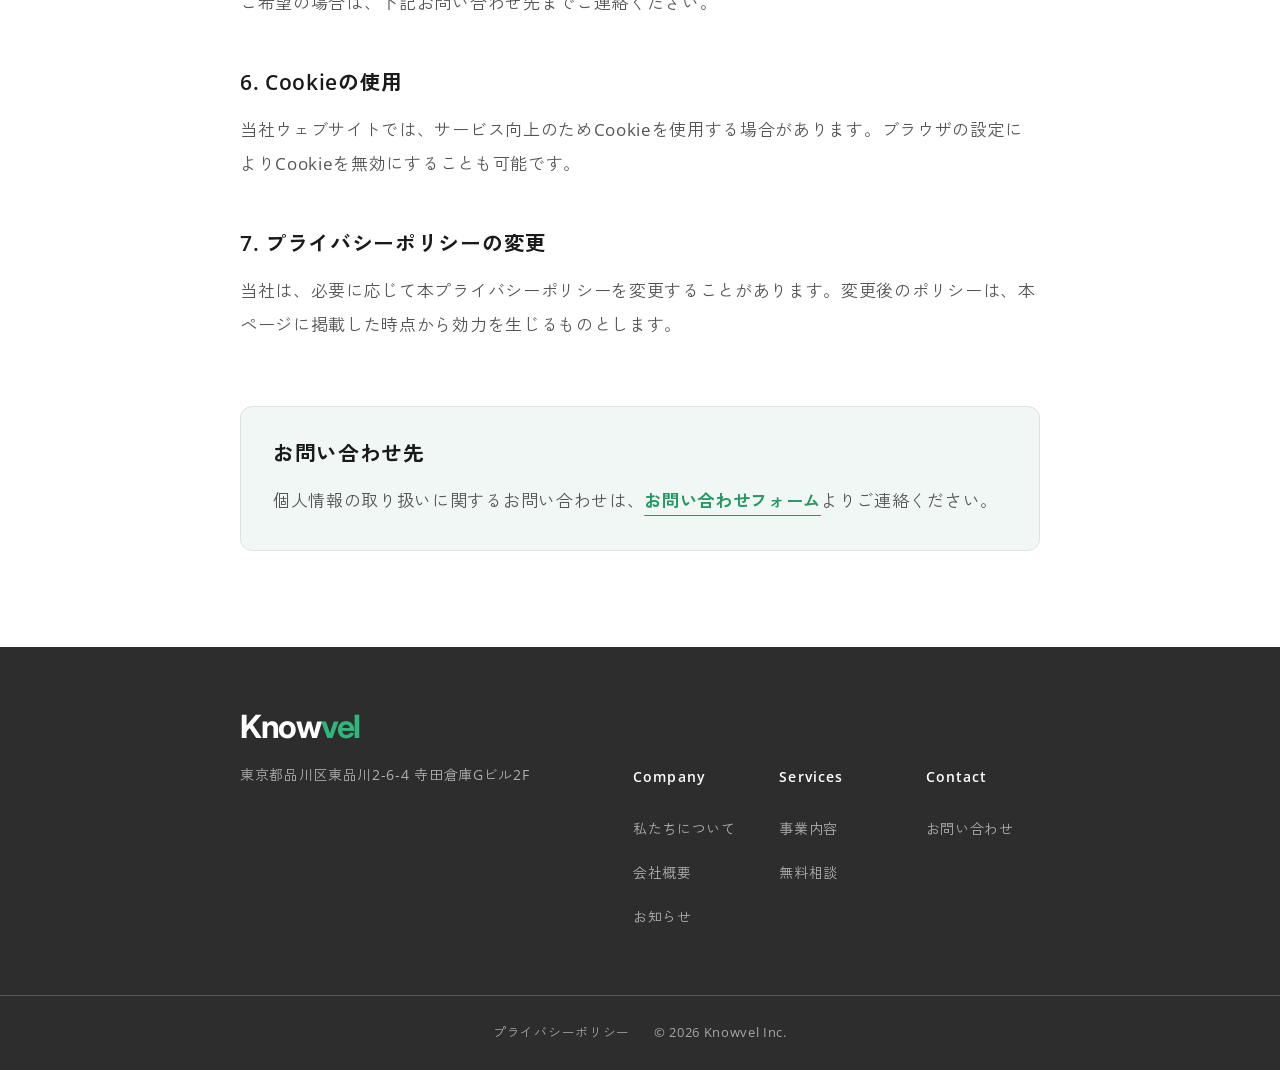
<file: privacy.html>
<!doctype html>
<html lang="ja">
  <head>
    <meta charset="UTF-8" />
    <link rel="icon" type="image/svg+xml" href="/favicon.svg" />
    <meta name="viewport" content="width=device-width, initial-scale=1.0" />
    <meta name="description" content="Knowvel株式会社のプライバシーポリシーです。個人情報の取り扱いについてご案内します。" />
    <meta name="author" content="Knowvel株式会社" />
    <meta name="robots" content="index, follow" />
    <link rel="canonical" href="https://knowvel.co.jp/privacy.html" />
    <title>プライバシーポリシー | Knowvel株式会社</title>
    <link rel="preconnect" href="https://fonts.googleapis.com" />
    <link rel="preconnect" href="https://fonts.gstatic.com" crossorigin />
    <link href="https://fonts.googleapis.com/css2?family=Inter:wght@300;400;500;600;700;800&family=Open+Sans:wght@300;400;500;600;700&family=Zen+Kaku+Gothic+New:wght@300;400;500;700;900&display=swap" rel="stylesheet" />
    <script type="module" crossorigin src="/assets/privacy-CzDcpN4o.js"></script>
    <link rel="modulepreload" crossorigin href="/assets/Footer-CtMYj-Ip.js">
    <link rel="stylesheet" crossorigin href="/assets/Footer-Dqj24d_d.css">
    <link rel="stylesheet" crossorigin href="/assets/privacy-BypU_4N-.css">
  </head>
  <body>
    <div class="splash" aria-hidden="true">
      <p class="splash__logo">Know<span>vel</span></p>
    </div>
    <div id="root"></div>
  </body>
</html>
</file>
<file: assets/Footer-Dqj24d_d.css>
:root{--bg-primary: #ffffff;--bg-secondary: #f0f7f4;--bg-muted: #f5f5f5;--bg-dark: #2d2d2d;--bg-card: #ffffff;--bg-card-hover: #f8faf9;--accent: #2EB67D;--accent-light: rgba(46, 182, 125, .1);--accent-soft: rgba(46, 182, 125, .2);--accent-dark: #249963;--accent-cyan: #2EB67D;--text-primary: #1a1a1a;--text-secondary: #555555;--text-muted: #999999;--text-on-dark: #ffffff;--border-color: #e0e0e0;--border-accent: rgba(46, 182, 125, .3);--shadow-sm: 0 2px 8px rgba(0, 0, 0, .06);--shadow-md: 0 4px 16px rgba(0, 0, 0, .08);--shadow-lg: 0 8px 32px rgba(0, 0, 0, .1);--arrow-size: 40px;--radius-sm: 6px;--radius-md: 12px;--radius-lg: 16px;--font-sans: "Open Sans", "Zen Kaku Gothic New", sans-serif;--font-display: "Inter", sans-serif;--font-serif: "Noto Serif JP", serif;--color-primary: var(--bg-primary);--color-secondary: var(--bg-secondary);--color-dark: var(--bg-dark);--color-white: var(--text-on-dark);--color-accent: var(--accent);--color-accent-dark: var(--accent-dark);--color-border: var(--border-color);--color-text-muted: var(--text-muted);--space-1: 4px;--space-2: 8px;--space-3: 12px;--space-4: 16px;--space-5: 20px;--space-6: 24px;--space-7: 28px;--space-8: 32px;--space-10: 40px;--space-12: 48px;--space-16: 64px;--space-20: 80px;--space-24: 96px;--space-30: 120px;--font-size-xs: .8rem;--font-size-sm: .875rem;--font-size-lg: 1.125rem;--font-weight-medium: 500;--font-weight-semibold: 600;--line-height-tight: 1.15;--line-height-snug: 1.4;--line-height-relaxed: 1.7;--line-height-loose: 2;--letter-spacing-tight: -.04em;--letter-spacing-wide: .08em;--letter-spacing-wider: .14em;--transition-base: .25s ease;--transition-slow: .6s ease}.splash{position:fixed;inset:0;z-index:9999;display:flex;align-items:center;justify-content:center;background:var(--bg-primary);animation:splashOut .5s cubic-bezier(.65,0,.35,1) .95s forwards}.splash__logo{position:relative;color:var(--text-primary);font-family:var(--font-display);font-size:clamp(2.5rem,6vw,4rem);font-weight:800;line-height:1;opacity:0;animation:splashLogoIn .8s cubic-bezier(.22,1,.36,1) forwards}.splash__logo span{color:var(--accent)}@keyframes splashLogoIn{0%{opacity:0;letter-spacing:.35em;transform:translateY(10px)}to{opacity:1;letter-spacing:var(--letter-spacing-tight);transform:translateY(0)}}@keyframes splashOut{to{opacity:0;visibility:hidden}}@media(prefers-reduced-motion:reduce){.splash{animation:splashOut .01s linear .01s forwards}.splash__logo{opacity:1;letter-spacing:var(--letter-spacing-tight);animation:none}}*,*:before,*:after{box-sizing:border-box;margin:0;padding:0}html{scroll-behavior:smooth;font-size:16px}body{font-family:var(--font-sans);background-color:var(--bg-primary);color:var(--text-primary);font-size:1.0625rem;line-height:2;letter-spacing:.04em;-webkit-font-smoothing:antialiased;-moz-osx-font-smoothing:grayscale;overflow-x:hidden}a{color:inherit;text-decoration:none}img{max-width:100%}.section{padding:120px 0;position:relative}.container{max-width:1100px;margin:0 auto;padding:0 24px}.section-label{display:inline-block;font-size:.8rem;font-weight:600;color:var(--text-muted);letter-spacing:.15em;text-transform:uppercase;margin-bottom:20px;font-family:var(--font-display)}.section-title{font-family:var(--font-display);font-size:clamp(2.5rem,5vw,3.75rem);font-weight:600;line-height:1.4;letter-spacing:.02em;color:var(--text-primary);margin-bottom:24px}.section-subtitle{font-size:1.125rem;color:var(--text-secondary);margin-bottom:56px;line-height:2}.btn-primary{display:inline-flex;align-items:center;gap:8px;background:var(--accent);color:#fff;font-weight:700;font-size:1.0625rem;padding:18px 40px;border-radius:var(--radius-sm);border:none;cursor:pointer;transition:all .25s ease;font-family:var(--font-sans);letter-spacing:.04em}.btn-primary:hover{background:var(--accent-dark);transform:translateY(-2px);box-shadow:0 8px 24px #2eb67d4d}.btn-outline{display:inline-flex;align-items:center;gap:8px;background:transparent;color:var(--accent);font-weight:600;font-size:1.0625rem;padding:17px 40px;border-radius:var(--radius-sm);border:1.5px solid var(--accent);cursor:pointer;transition:all .25s ease;font-family:var(--font-sans);letter-spacing:.04em}.btn-outline:hover{background:var(--accent-light);transform:translateY(-2px)}.card{background:var(--bg-card);border:1px solid var(--border-color);border-radius:var(--radius-md);padding:36px;transition:all .3s ease;box-shadow:var(--shadow-sm)}.card:hover{border-color:var(--border-accent);transform:translateY(-2px);box-shadow:var(--shadow-md)}.grid-2{display:grid;grid-template-columns:repeat(2,1fr);gap:28px}.grid-3{display:grid;grid-template-columns:repeat(3,1fr);gap:28px}.text-accent{color:var(--accent)}.text-secondary{color:var(--text-secondary)}@keyframes fadeInUp{0%{opacity:0;transform:translateY(30px)}to{opacity:1;transform:translateY(0)}}@keyframes fadeIn{0%{opacity:0}to{opacity:1}}.fade-in-up{animation:fadeInUp .6s ease forwards}.divider{border:none;border-top:1px solid var(--border-color);margin:0}@media(max-width:1024px){.grid-3{grid-template-columns:repeat(2,1fr)}}@media(max-width:768px){.section{padding:80px 0}.grid-2,.grid-3{grid-template-columns:1fr}}@media(max-width:640px){:root{--font-size-lg: 1rem;--arrow-size: 36px}body{font-size:1rem;letter-spacing:.02em}}.navbar{position:fixed;inset:0 0 auto;z-index:100;padding:0;background:transparent;transition:all .3s ease}.navbar--scrolled,.navbar--solid{background:color-mix(in srgb,var(--bg-primary) 94%,transparent);-webkit-backdrop-filter:blur(12px);backdrop-filter:blur(12px)}.navbar__inner{display:flex;min-height:76px;align-items:center;justify-content:space-between;transition:min-height .3s ease}.navbar--scrolled .navbar__inner,.navbar--solid .navbar__inner{min-height:76px}.navbar__logo{color:var(--text-on-dark);font-family:var(--font-display);font-size:2rem;font-weight:800;letter-spacing:-.04em}.navbar__logo span{color:var(--accent)}.navbar--scrolled .navbar__logo,.navbar--solid .navbar__logo{color:var(--text-primary)}.navbar__nav{display:flex;align-self:stretch;align-items:center;gap:32px}.navbar__link{color:color-mix(in srgb,var(--text-on-dark) 82%,transparent);font-family:var(--font-display);font-size:1.125rem;font-weight:500;letter-spacing:.06em;text-decoration:underline;text-decoration-color:transparent;text-underline-offset:.5em;transition:var(--transition-base)}.navbar__link:hover{color:var(--accent);text-decoration-color:currentcolor}.navbar--scrolled .navbar__link,.navbar--solid .navbar__link{color:var(--text-secondary)}.navbar--scrolled .navbar__link:hover,.navbar--solid .navbar__link:hover{color:var(--accent);text-decoration-color:currentcolor}.navbar__cta{display:inline-flex;align-self:stretch;align-items:center;padding:0 var(--space-6);border:1px solid var(--accent);border-radius:0 0 0 var(--radius-sm);background:var(--accent);color:var(--text-on-dark);font-size:1.125rem;font-weight:700;white-space:nowrap;transition:all .25s ease}.navbar__cta:hover{border-color:var(--accent-dark);background:var(--accent-dark)}.navbar__hamburger{display:none;flex-direction:column;gap:5px;min-width:44px;min-height:44px;align-items:center;justify-content:center;padding:0;border:0;background:transparent;cursor:pointer}.navbar__hamburger span{display:block;width:24px;height:2px;background:var(--text-on-dark);transition:all .3s ease}.navbar--scrolled .navbar__hamburger span,.navbar--solid .navbar__hamburger span{background:var(--text-primary)}.navbar__hamburger--open span:nth-child(1){transform:translateY(7px) rotate(45deg)}.navbar__hamburger--open span:nth-child(2){opacity:0}.navbar__hamburger--open span:nth-child(3){transform:translateY(-7px) rotate(-45deg)}@media(max-width:900px){.navbar__inner{min-height:76px}.navbar__hamburger{display:flex}.navbar__nav{display:none;position:fixed;inset:76px 0 auto;flex-direction:column;align-items:stretch;gap:0;padding:20px;background:var(--bg-primary);border-bottom:1px solid var(--border-color);box-shadow:var(--shadow-md)}.navbar__nav--open{display:flex}.navbar__link{padding:16px 0;border-bottom:1px solid var(--border-color);color:var(--text-primary);font-size:1rem}.navbar__cta{justify-content:center;min-height:44px;margin-top:20px;padding:0 var(--space-5);border-radius:var(--radius-sm)}}.footer{color:var(--color-white);background:var(--color-dark)}.footer .footer__inner{padding-top:var(--space-16);padding-bottom:var(--space-16)}.footer__logo{margin-bottom:var(--space-5);font-family:var(--font-display);font-size:2rem;font-weight:700;line-height:1;letter-spacing:var(--letter-spacing-tight)}.footer__body{display:grid;grid-template-columns:minmax(0,1fr) minmax(0,1.3fr);gap:var(--space-20)}.footer__logo span{color:var(--color-accent)}.footer__address{max-width:360px;color:color-mix(in srgb,var(--color-white) 62%,transparent);font-size:var(--font-size-sm);font-style:normal;line-height:var(--line-height-relaxed)}.footer__nav{display:grid;grid-template-columns:repeat(3,minmax(0,1fr));gap:var(--space-8)}.footer__nav>div{display:flex;align-items:flex-start;flex-direction:column;gap:var(--space-4)}.footer__nav-heading{margin-bottom:var(--space-2);color:var(--color-white);font-size:var(--font-size-sm);font-weight:var(--font-weight-semibold);letter-spacing:var(--letter-spacing-wide)}.footer__nav a{color:color-mix(in srgb,var(--color-white) 62%,transparent);font-size:var(--font-size-sm);transition:color var(--transition-base)}.footer__nav a:hover{color:var(--color-white)}.footer__bottom{border-top:1px solid color-mix(in srgb,var(--color-white) 20%,transparent)}.footer__bottom-inner{display:flex;align-items:center;justify-content:center;gap:var(--space-6);padding-top:var(--space-6);padding-bottom:var(--space-6);color:color-mix(in srgb,var(--color-white) 58%,transparent);font-size:var(--font-size-xs)}.footer__privacy{transition:color var(--transition-base)}.footer__privacy:hover{color:var(--color-white)}@media(max-width:900px){.footer__body{grid-template-columns:1fr;gap:var(--space-12)}}@media(max-width:640px){.footer .footer__inner{padding-top:var(--space-12);padding-bottom:var(--space-12)}.footer__nav{display:none}.footer__bottom-inner{gap:var(--space-4)}}
</file>
<file: assets/main-BrH-xOqz.css>
.hero{position:relative;display:flex;min-height:100svh;align-items:flex-end;overflow:hidden;padding:0 0 15svh;color:var(--text-on-dark);background:transparent}.hero__overlay{position:absolute;inset:0;background:linear-gradient(90deg,color-mix(in srgb,var(--bg-dark) 78%,transparent),color-mix(in srgb,var(--bg-dark) 46%,transparent) 46%,color-mix(in srgb,var(--bg-dark) 10%,transparent))}.hero__inner{position:relative;z-index:1;width:100%}.hero__content{max-width:560px}.hero__title{margin:0;color:var(--text-on-dark);font-family:var(--font-sans);font-size:clamp(3rem,5.2vw,4.5rem);font-weight:var(--font-weight-semibold);line-height:var(--line-height-tight)}.hero__description{max-width:520px;margin:var(--space-6) 0 0;color:color-mix(in srgb,var(--text-on-dark) 78%,transparent);font-size:var(--font-size-lg);font-weight:var(--font-weight-medium);line-height:var(--line-height-loose)}.hero__fade{opacity:0;transform:translateY(20px);animation:heroFadeIn .6s ease forwards}@keyframes heroFadeIn{to{opacity:1;transform:translateY(0)}}@media(max-width:768px){.hero{min-height:100svh;padding-bottom:12svh}.hero__title{font-size:clamp(2.5rem,10.5vw,3rem)}.hero__description{margin-top:var(--space-4)}}@media(max-width:640px){.hero__description{line-height:var(--line-height-relaxed)}.hero__description br{display:none}}@media(prefers-reduced-motion:reduce){.hero__fade{opacity:1;transform:none;animation:none}}.about{position:relative;overflow:hidden;padding:var(--space-24) 0;background:linear-gradient(180deg,color-mix(in srgb,var(--bg-primary) 46%,transparent),color-mix(in srgb,var(--bg-primary) 64%,transparent));backdrop-filter:blur(var(--space-5)) saturate(.7);-webkit-backdrop-filter:blur(var(--space-5)) saturate(.7)}.about__title{margin:0;color:var(--text-primary);font-family:var(--font-display);font-size:clamp(2.5rem,5vw,4rem);font-weight:500;line-height:1;letter-spacing:.03em}.about__subtitle{margin:var(--space-2) 0 0;color:var(--text-secondary);font-size:var(--font-size-sm);font-weight:var(--font-weight-medium);letter-spacing:var(--letter-spacing-wide)}.about__content{max-width:560px;margin-left:30%;padding-top:var(--space-12)}.about__statement{margin:0;color:var(--text-primary);font-size:clamp(1.75rem,2.6vw,2rem);font-weight:300;line-height:1.75;letter-spacing:0}.about__copy{margin-top:var(--space-7)}.about__copy>p{margin:0;color:var(--text-secondary);font-size:var(--font-size-lg);font-weight:300;line-height:1.9;letter-spacing:0}.about__copy>p+p{margin-top:var(--space-6)}.about__cta{display:flex;justify-content:flex-end;margin-top:var(--space-10)}.about__link{display:inline-flex;align-items:center;gap:var(--space-4);color:var(--text-primary);font-size:var(--font-size-sm);font-weight:var(--font-weight-medium);letter-spacing:var(--letter-spacing-wide);transition:var(--transition-base)}.about__link:hover{color:var(--accent)}.about__link-label{text-decoration:underline;text-decoration-color:transparent;text-underline-offset:.5em;transition:var(--transition-base)}.about__link:hover .about__link-label{text-decoration-color:currentcolor}.about__link-icon{display:inline-flex;width:var(--arrow-size);height:var(--arrow-size);align-items:center;justify-content:center;border:1px solid var(--accent);border-radius:50%;color:var(--accent);transition:var(--transition-base)}.about__link:hover .about__link-icon{border-color:transparent;transform:translate(var(--space-2))}@media(max-width:900px){.about__content{max-width:none;margin-left:0;padding-top:var(--space-12)}}@media(max-width:640px){.about{padding:var(--space-20) 0}.about__statement{font-size:1.5rem}}.services{padding:var(--space-24) 0;background:var(--bg-primary)}.services__header{padding-bottom:var(--space-12)}.services__heading{margin:0;color:var(--text-primary);font-family:var(--font-display);font-size:clamp(2.5rem,5vw,4rem);font-weight:500;line-height:1;letter-spacing:.03em}.services__subtitle{margin:var(--space-2) 0 0;color:var(--text-secondary);font-size:var(--font-size-sm);font-weight:var(--font-weight-medium);letter-spacing:var(--letter-spacing-wide)}.services__list{display:flex;flex-direction:column}.services__item{display:grid;grid-template-columns:minmax(0,.75fr) minmax(0,1.25fr);gap:var(--space-16);align-items:stretch;padding:var(--space-10) 0}.services__item+.services__item{border-top:1px solid var(--border-color)}.services__visual{position:relative;align-self:start;aspect-ratio:3 / 2;overflow:hidden;border-radius:var(--radius-md)}.services__copy{display:flex;flex-direction:column}.services__image{width:100%;height:100%;object-fit:cover;transition:transform var(--transition-slow)}.services__image--musvel{object-position:right center}.services__item:hover .services__image{transform:scale(1.03)}.services__label{margin:0 0 var(--space-2);color:var(--text-muted);font-size:var(--font-size-sm);font-weight:var(--font-weight-medium);letter-spacing:var(--letter-spacing-wide)}.services__title{margin:0 0 var(--space-6);font-size:clamp(1.5rem,1.9vw,2rem);font-weight:var(--font-weight-medium);line-height:var(--line-height-snug);letter-spacing:var(--letter-spacing-tight)}.services__foot{display:flex;justify-content:flex-end;margin-top:auto;padding-top:var(--space-6)}.services__more{display:inline-flex;flex-shrink:0;align-items:center;gap:var(--space-3);color:var(--text-muted);font-size:var(--font-size-xs);font-weight:var(--font-weight-medium);letter-spacing:var(--letter-spacing-wide);transition:var(--transition-base)}.services__more:hover{color:var(--accent)}.services__more-label{text-decoration:underline;text-decoration-color:transparent;text-underline-offset:.5em;transition:var(--transition-base)}.services__more:hover .services__more-label{text-decoration-color:currentcolor}.services__more-icon{display:inline-flex;width:var(--arrow-size);height:var(--arrow-size);align-items:center;justify-content:center;border:1px solid var(--accent);border-radius:50%;color:var(--accent);transition:var(--transition-base)}.services__more:hover .services__more-icon{border-color:transparent;transform:translate(var(--space-2))}.services__desc{color:var(--text-secondary);font-size:var(--font-size-lg);font-weight:300;line-height:1.9;letter-spacing:0}@media(max-width:900px){.services__item{grid-template-columns:1fr;gap:var(--space-10);padding:var(--space-12) 0}.services__item:last-child{padding-bottom:0}}@media(max-width:640px){.services{padding:var(--space-20) 0}.services__title{font-size:1.375rem}}.poc{position:relative;overflow:hidden;padding:var(--space-24) 0;background:var(--bg-primary) url(/poc-setsubi.jpg) center / cover no-repeat}.poc:before{position:absolute;inset:0;background:linear-gradient(180deg,color-mix(in srgb,var(--bg-primary) 68%,transparent),color-mix(in srgb,var(--bg-primary) 82%,transparent));backdrop-filter:blur(var(--space-6)) saturate(.7);-webkit-backdrop-filter:blur(var(--space-6)) saturate(.7);content:""}.poc>.container{position:relative;z-index:1}.poc__header{padding-bottom:var(--space-8)}.poc__heading{margin:0;color:var(--text-primary);font-family:var(--font-display);font-size:clamp(2.5rem,5vw,4rem);font-weight:500;line-height:1;letter-spacing:.03em}.poc__subtitle{margin:var(--space-2) 0 0;color:var(--text-secondary);font-size:var(--font-size-sm);font-weight:var(--font-weight-medium);letter-spacing:var(--letter-spacing-wide)}.poc__content{max-width:560px;margin-left:30%}.poc__statement{margin:0;color:var(--text-primary);font-size:clamp(1.75rem,2.6vw,2rem);font-weight:300;line-height:1.75;letter-spacing:0}.poc__desc{margin:var(--space-6) 0 0;color:var(--text-secondary);font-size:var(--font-size-lg);font-weight:300;line-height:1.9;letter-spacing:0}.poc__desc+.poc__desc{margin-top:var(--space-3)}.poc__cta{display:flex;justify-content:flex-end;margin-top:var(--space-8)}.poc__link{display:inline-flex;align-items:center;gap:var(--space-4);color:var(--text-primary);font-size:var(--font-size-sm);font-weight:var(--font-weight-medium);letter-spacing:var(--letter-spacing-wide);transition:var(--transition-base)}.poc__link:hover{color:var(--accent)}.poc__link-label{text-decoration:underline;text-decoration-color:transparent;text-underline-offset:.5em;transition:var(--transition-base)}.poc__link:hover .poc__link-label{text-decoration-color:currentcolor}.poc__link-icon{display:inline-flex;width:var(--arrow-size);height:var(--arrow-size);align-items:center;justify-content:center;border:1px solid var(--accent);border-radius:50%;color:var(--accent);transition:var(--transition-base)}.poc__link:hover .poc__link-icon{border-color:transparent;transform:translate(var(--space-2))}@media(max-width:900px){.poc__content{max-width:none;margin-left:0}}@media(max-width:640px){.poc{padding:var(--space-20) 0}.poc__statement{font-size:1.5rem}}.news{padding:var(--space-24) 0 var(--space-30);background:var(--bg-primary)}.news__header{padding-bottom:var(--space-12)}.news__foot{display:flex;justify-content:flex-end;margin-top:var(--space-12)}.news__heading{margin:0;color:var(--text-primary);font-family:var(--font-display);font-size:clamp(2.5rem,5vw,4rem);font-weight:500;line-height:1;letter-spacing:.03em}.news__subtitle{margin:var(--space-2) 0 0;color:var(--text-secondary);font-size:var(--font-size-sm);font-weight:var(--font-weight-medium);letter-spacing:var(--letter-spacing-wide)}.news__more{display:inline-flex;flex-shrink:0;align-items:center;gap:var(--space-3);color:var(--text-secondary);font-size:var(--font-size-xs);font-weight:var(--font-weight-medium);letter-spacing:var(--letter-spacing-wide);white-space:nowrap;transition:var(--transition-base)}.news__more:hover{color:var(--accent)}.news__more-label{text-decoration:underline;text-decoration-color:transparent;text-underline-offset:.5em;transition:var(--transition-base)}.news__more:hover .news__more-label{text-decoration-color:currentcolor}.news__more-icon{display:inline-flex;width:var(--arrow-size);height:var(--arrow-size);align-items:center;justify-content:center;border:1px solid var(--accent);border-radius:50%;color:var(--accent);transition:var(--transition-base)}.news__more:hover .news__more-icon{border-color:transparent;transform:translate(var(--space-2))}.news__list{display:grid;grid-template-columns:repeat(3,minmax(0,1fr));gap:var(--space-6)}.news__item{display:flex;flex-direction:column;overflow:hidden;border-radius:var(--radius-sm);background:var(--color-primary);box-shadow:var(--shadow-md);transition:transform var(--transition-base),box-shadow var(--transition-base)}.news__item:hover{box-shadow:var(--shadow-lg);transform:translateY(-4px)}.news__visual{aspect-ratio:3 / 2;overflow:hidden;background:var(--color-primary)}.news__visual--placeholder{background:var(--bg-muted)}.news__visual img{width:100%;height:100%;object-fit:cover;transition:transform var(--transition-slow)}.news__item:hover .news__visual img{transform:scale(1.03)}.news__visual--logo{background:var(--bg-muted)}.news__visual--logo img{padding:var(--space-10);object-fit:contain}.news__body{padding:var(--space-6) var(--space-6) var(--space-12)}.news__date{display:block;color:var(--text-muted);font-size:var(--font-size-xs);letter-spacing:var(--letter-spacing-wide)}.news__title{margin:var(--space-3) 0 0;font-size:var(--font-size-lg);font-weight:var(--font-weight-semibold);line-height:var(--line-height-snug)}.news__badge{display:inline-flex;align-items:center;margin-top:var(--space-3);padding:var(--space-1) var(--space-4);border-radius:var(--radius-sm);background:var(--accent);color:var(--text-on-dark);font-size:var(--font-size-xs);font-weight:var(--font-weight-medium);line-height:var(--line-height-tight);letter-spacing:var(--letter-spacing-wide)}@media(max-width:900px){.news__list{grid-template-columns:repeat(2,minmax(0,1fr))}}@media(max-width:640px){.news{padding:var(--space-20) 0}.news__list{grid-template-columns:1fr}.news__visual{aspect-ratio:16 / 9}.news__body{padding:var(--space-5) var(--space-5) var(--space-6)}.news__visual--logo img{padding:var(--space-6)}}.consultation-cta{position:relative;padding:var(--space-24) 0;background:var(--bg-primary)}.consultation-cta:before,.consultation-cta:after{position:absolute;inset:0;border-radius:40px 40px 0 0;content:""}.consultation-cta:before{background:var(--color-dark) url(/why-knowvel-adobestock-249357880.webp) center / cover no-repeat}.consultation-cta:after{background:color-mix(in srgb,var(--color-dark) 30%,transparent);backdrop-filter:blur(3px) saturate(.68);-webkit-backdrop-filter:blur(3px) saturate(.68)}.consultation-cta>.container{position:relative;z-index:1}.consultation-cta__inner{max-width:880px;margin:0 auto;padding:var(--space-16);border-radius:var(--radius-lg);background:var(--color-primary);text-align:center}.consultation-cta__heading{margin:0;color:var(--text-primary);font-family:var(--font-display);font-size:clamp(2.5rem,5vw,4rem);font-weight:500;line-height:1;letter-spacing:.03em}.consultation-cta__subtitle{margin:var(--space-2) 0 0;color:var(--text-secondary);font-size:var(--font-size-sm);font-weight:var(--font-weight-medium);letter-spacing:var(--letter-spacing-wide)}.consultation-cta__desc{margin:var(--space-8) 0 0;color:var(--text-secondary);font-size:var(--font-size-lg);font-weight:300;line-height:1.9}.consultation-cta__actions{display:flex;align-items:stretch;justify-content:center;gap:var(--space-4);margin-top:var(--space-10)}.consultation-cta__sub{display:flex;align-items:center;justify-content:center;width:min(100%,300px);padding:var(--space-4) var(--space-6);border-radius:var(--radius-sm);background:var(--bg-muted);color:var(--text-primary);font-size:1.0625rem;font-weight:var(--font-weight-semibold);line-height:var(--line-height-tight);white-space:nowrap;transition:var(--transition-base)}.consultation-cta__sub:hover{background:var(--bg-secondary)}.consultation-cta__button{position:relative;justify-content:center;width:min(100%,360px)}.consultation-cta__button>span{position:absolute;right:var(--space-6)}@media(max-width:768px){.consultation-cta:before,.consultation-cta:after{border-radius:var(--radius-lg) var(--radius-lg) 0 0}.consultation-cta__inner{padding:var(--space-8) var(--space-6) var(--space-10)}.consultation-cta__desc{font-size:1rem}.consultation-cta__actions{flex-direction:column}.consultation-cta__sub{width:100%;padding-block:var(--space-5)}.consultation-cta__button{width:100%;padding-inline:var(--space-5);font-size:1rem}}@media(max-width:640px){.consultation-cta{padding:var(--space-20) 0}}#root{max-width:100%;margin:0;padding:0;text-align:left}.corporate-page{position:relative;background:var(--bg-primary)}.corporate-page__backdrop,.corporate-page__backdrop-image,.corporate-page__backdrop-video{position:absolute;inset:0;filter:brightness(1.12)}.corporate-page__backdrop{position:fixed;z-index:0;overflow:hidden;background:var(--bg-dark);pointer-events:none}.corporate-page__backdrop-image{background:url(/hero-adobestock-424643746-poster.webp) center / cover no-repeat;transform:scale(1.02)}.corporate-page__backdrop-video{width:100%;height:100%;object-fit:cover;object-position:center}.corporate-page>main,.corporate-page>footer{position:relative;z-index:1}.corporate-page main>section[id]{scroll-margin-top:76px}.corporate-page .container{max-width:1120px}.corporate-page .hero__inner,.corporate-page .navbar__inner{max-width:none}.corporate-page .hero__inner{padding-inline:var(--space-20)}.corporate-page .navbar__inner{padding-inline:var(--space-16) 0}.corporate-page .section-label{margin-bottom:var(--space-3);color:var(--text-secondary);font-size:.78rem;letter-spacing:.12em}.corporate-page .section-title{margin:0;color:var(--text-primary);font-family:var(--font-display);font-size:clamp(2.5rem,4vw,3.75rem);font-weight:500;line-height:1;letter-spacing:-.04em}@media(max-width:768px){.corporate-page__backdrop-image{background-position:left center}.corporate-page__backdrop-video{object-position:58% center}.corporate-page .container{padding-inline:var(--space-5)}.corporate-page .section-title{font-size:clamp(2.5rem,11vw,3.25rem)}}@media(prefers-reduced-motion:reduce){.corporate-page__backdrop-video{display:none}}@media(max-width:900px){.corporate-page .navbar__inner{padding-inline:var(--space-5)}}
</file>
<file: assets/company-S4ScOYbS.css>
.company-page-shell{position:relative;display:flex;min-height:100dvh;flex-direction:column;background:var(--bg-primary)}.company-page__backdrop,.company-page__backdrop-image,.company-page__backdrop-video{position:absolute;inset:0;filter:brightness(1.12)}.company-page__backdrop{position:fixed;z-index:0;overflow:hidden;background:var(--bg-dark);pointer-events:none}.company-page__backdrop-image{background:url(/hero-adobestock-424643746-poster.webp) center / cover no-repeat;transform:scale(1.02)}.company-page__backdrop-video{width:100%;height:100%;object-fit:cover;object-position:center}.company-page-shell>footer{position:relative;z-index:1}.company-page{position:relative;z-index:1;flex:1}.company-page-shell .container{max-width:1120px}.company-page-shell .navbar__inner{max-width:none;padding-right:0;padding-left:var(--space-16)}.company-page-shell .navbar--solid:not(.navbar--scrolled){background:transparent;backdrop-filter:none;-webkit-backdrop-filter:none}.company-page__about{position:relative;overflow:hidden;padding:calc(76px + var(--space-24)) 0 var(--space-30);background:linear-gradient(180deg,color-mix(in srgb,var(--bg-primary) 46%,transparent),color-mix(in srgb,var(--bg-primary) 64%,transparent));backdrop-filter:blur(var(--space-5)) saturate(.7);-webkit-backdrop-filter:blur(var(--space-5)) saturate(.7)}.company-page__about-header,.company-page__profile-header{padding-bottom:var(--space-12)}.company-page__heading{margin:0;color:var(--text-primary);font-family:var(--font-display);font-size:clamp(2.5rem,5vw,4rem);font-weight:500;line-height:1;letter-spacing:.03em}.company-page__subtitle{margin:var(--space-2) 0 0;color:var(--text-secondary);font-size:var(--font-size-sm);font-weight:var(--font-weight-medium);letter-spacing:var(--letter-spacing-wide)}.company-page__vision-inner{max-width:560px;margin-left:30%}.company-page__statement{margin:0;color:var(--text-primary);font-size:clamp(1.75rem,2.6vw,2rem);font-weight:300;line-height:1.75;letter-spacing:0}.company-page__copy{margin-top:var(--space-7)}.company-page__copy>p{margin:0;color:var(--text-secondary);font-size:var(--font-size-lg);font-weight:300;line-height:1.9;letter-spacing:0}.company-page__copy>p+p{margin-top:var(--space-6)}.company-page__profile{padding:var(--space-24) 0;background:var(--bg-primary)}.company-page__list{margin:0}.company-page__row{display:grid;grid-template-columns:200px minmax(0,1fr);gap:var(--space-8);padding:var(--space-6) 0;border-bottom:1px solid var(--border-color)}.company-page__term{color:var(--text-primary);font-size:var(--font-size-sm);font-weight:var(--font-weight-semibold);line-height:1.9}.company-page__desc{margin:0;color:var(--text-secondary);font-size:var(--font-size-lg);font-weight:300;line-height:1.9}.company-page__business{margin:0;padding-left:1.2em;list-style:disc}@media(max-width:900px){.company-page-shell .navbar__inner{padding-inline:var(--space-5)}.company-page__vision-inner{max-width:none;margin-left:0}}@media(max-width:640px){.company-page__about{padding:calc(76px + var(--space-20)) 0 var(--space-20)}.company-page__profile{padding:var(--space-20) 0}.company-page__statement{font-size:1.5rem}.company-page__row{grid-template-columns:1fr;gap:var(--space-2)}}
</file>
<file: assets/contact-BoTtBcGZ.css>
.contact{background:var(--bg-dark);color:var(--text-on-dark)}.contact__header{text-align:center;margin-bottom:56px}.contact__heading{font-size:clamp(1.75rem,3.5vw,2.5rem);font-weight:700;line-height:1.4;margin-bottom:20px;color:var(--text-on-dark)}.contact__heading .text-accent{color:var(--accent)}.contact__header-lead{font-size:1.125rem;margin-bottom:40px;opacity:.88;line-height:2;letter-spacing:.04em}.contact__form-section{max-width:720px;margin:0 auto}.contact__form{background:var(--bg-card);border:1px solid var(--border-color);border-radius:var(--radius-md);padding:48px;display:flex;flex-direction:column;gap:var(--space-8);color:var(--text-primary)}.contact__form-row{display:grid;gap:24px}.contact__form-row--2{grid-template-columns:1fr 1fr}.contact__field{display:flex;flex-direction:column;gap:8px}.contact__label{font-size:var(--font-size-sm);font-weight:var(--font-weight-semibold);color:var(--text-secondary)}.contact__required{color:var(--accent)}.contact__input{background:#f8f8f8;border:1px solid var(--border-color);border-radius:var(--radius-sm);color:var(--text-primary);font-family:var(--font-sans);font-size:1rem;padding:var(--space-3) var(--space-4);transition:border-color .2s ease;outline:none;width:100%}.contact__input:focus{border-color:var(--accent);box-shadow:0 0 0 3px #2eb67d1a}.contact__input--error{border-color:#ef4444}.contact__input::placeholder{color:var(--text-muted)}.contact__select{cursor:pointer;appearance:none;background-image:url("data:image/svg+xml,%3Csvg xmlns='http://www.w3.org/2000/svg' width='12' height='12' viewBox='0 0 12 12'%3E%3Cpath fill='%238892a4' d='M6 8L1 3h10z'/%3E%3C/svg%3E");background-repeat:no-repeat;background-position:right 14px center;padding-right:36px}.contact__textarea{resize:none;min-height:180px}.contact__error{font-size:.875rem;color:#ef4444;margin-top:2px}.contact__privacy{display:flex;align-items:center;flex-direction:column;gap:6px}.contact__privacy-label{display:flex;align-items:center;gap:10px;cursor:pointer;font-size:1rem;color:var(--text-secondary)}.contact__checkbox{width:20px;height:20px;accent-color:var(--accent);cursor:pointer;flex-shrink:0}.contact__privacy-link{color:var(--accent);text-decoration:underline;text-underline-offset:2px}.contact__submit{align-self:center;justify-content:center;width:min(100%,320px);padding:var(--space-4) var(--space-8);font-size:1rem}.contact__submit:disabled{opacity:.6;cursor:not-allowed;transform:none}.contact__thanks{text-align:center;max-width:560px;margin:0 auto;padding:80px 0}.contact__thanks-icon{width:80px;height:80px;border-radius:50%;background:var(--accent);color:#fff;font-size:2.25rem;font-weight:700;display:flex;align-items:center;justify-content:center;margin:0 auto 28px}.contact__thanks-title{font-size:2rem;font-weight:800;margin-bottom:20px;color:var(--text-on-dark)}.contact__thanks-desc{font-size:1.125rem;color:#ffffffd9;line-height:2}@media(max-width:640px){.contact__form{padding:28px}.contact__form-row--2{grid-template-columns:1fr}}.contact--corporate{padding:var(--space-24) 0;color:var(--text-primary);background:var(--bg-primary)}.contact--corporate>.container{display:block;max-width:1040px}.contact--corporate .contact__header{position:static;max-width:none;margin:0 0 var(--space-12);text-align:left}.contact--corporate .contact__heading{margin:0;color:var(--text-primary);font-family:var(--font-display);font-size:clamp(2.5rem,5vw,4rem);font-weight:500;line-height:1;letter-spacing:.03em}.contact--corporate .contact__subtitle{margin:var(--space-2) 0 0;color:var(--text-secondary);font-size:var(--font-size-sm);font-weight:var(--font-weight-medium);letter-spacing:var(--letter-spacing-wide)}.contact--corporate .contact__header-lead{max-width:680px;margin:var(--space-24) auto 0;color:var(--text-secondary);font-size:var(--font-size-lg);font-weight:300;line-height:1.9;letter-spacing:0;text-align:center}.contact--corporate .contact__form-section{max-width:860px;margin:0 auto}.contact--corporate .contact__form{padding:0;border:0;box-shadow:none}.contact--corporate .contact__thanks{grid-column:1 / -1}.contact--corporate .contact__thanks-title{color:var(--text-primary)}.contact--corporate .contact__thanks-desc{color:var(--text-secondary)}@media(max-width:640px){.contact--corporate{padding:var(--space-20) 0}.contact--corporate .contact__header-lead{margin-top:var(--space-20)}}.contact-page{background:var(--bg-primary)}.contact-page .navbar__inner{max-width:none;padding-right:0;padding-left:var(--space-16)}.contact-page__main{min-height:100svh}.contact-page .contact--corporate{padding-top:calc(76px + var(--space-20))}@media(max-width:900px){.contact-page .navbar__inner{padding-inline:var(--space-5)}}@media(max-width:640px){.contact-page .contact--corporate{padding-top:calc(76px + var(--space-12))}}
</file>
<file: assets/news-CJ3hHGV8.css>
.news-page-shell{display:flex;min-height:100dvh;flex-direction:column;background:var(--bg-primary)}.news-page{flex:1;background:var(--bg-primary)}.news-page-shell .container{max-width:1120px}.news-page-shell .navbar__inner{max-width:none;padding-right:0;padding-left:var(--space-16)}.news-page__intro{padding:calc(76px + var(--space-24)) 0 var(--space-8);background:var(--bg-primary)}.news-page__heading{margin:0;color:var(--text-primary);font-family:var(--font-display);font-size:clamp(2.5rem,5vw,4rem);font-weight:500;line-height:1;letter-spacing:.03em}.news-page__subtitle{margin:var(--space-2) 0 0;color:var(--text-secondary);font-size:var(--font-size-sm);font-weight:var(--font-weight-medium);letter-spacing:var(--letter-spacing-wide)}.news-page__archive{padding:var(--space-8) 0 var(--space-24)}.news-page__grid{display:flex;flex-direction:column;gap:var(--space-3)}.news-page__card{overflow:hidden;border:1px solid var(--border-color);border-radius:var(--radius-sm);background:var(--bg-card);transition:background var(--transition-base)}.news-page__card:hover{background:var(--bg-card-hover)}.news-page__card-link{display:grid;grid-template-columns:232px minmax(0,1fr);height:168px}.news-page__visual{display:grid;place-items:center;min-width:0;min-height:0;height:100%;overflow:hidden;border-right:1px solid var(--border-color);background:var(--bg-muted)}.news-page__visual--logo{padding:var(--space-8)}.news-page__visual--placeholder{background:var(--bg-muted)}.news-page__image{display:block;min-width:0;min-height:0;width:100%;height:100%}.news-page__image--photo{object-fit:cover;object-position:center 52%}.news-page__image--logo{max-height:100%;object-fit:contain}.news-page__body{display:flex;justify-content:center;flex-direction:column;padding:var(--space-4)}.news-page__meta{display:flex;align-items:center;gap:var(--space-6);margin-bottom:var(--space-2)}.news-page__badge{display:inline-flex;align-items:center;padding:var(--space-1) var(--space-4);border-radius:var(--radius-sm);background:var(--accent);color:var(--text-on-dark);font-size:var(--font-size-xs);font-weight:var(--font-weight-medium);line-height:var(--line-height-tight);letter-spacing:var(--letter-spacing-wide);white-space:nowrap}.news-page__date{color:var(--text-muted);font-family:Inter,sans-serif;font-size:var(--font-size-xs);font-variant-numeric:tabular-nums;line-height:1.5}.news-page__title{display:-webkit-box;overflow:hidden;color:var(--text-primary);font-family:var(--font-sans);font-size:var(--font-size-lg);font-weight:var(--font-weight-medium);line-height:var(--line-height-relaxed);-webkit-box-orient:vertical;-webkit-line-clamp:1}.news-page__desc{display:-webkit-box;overflow:hidden;margin-top:var(--space-2);color:var(--text-secondary);font-size:.95rem;line-height:var(--line-height-relaxed);-webkit-box-orient:vertical;-webkit-line-clamp:2}@media(max-width:900px){.news-page-shell .navbar__inner{padding-inline:var(--space-5)}.news-page__card-link{grid-template-columns:208px minmax(0,1fr)}}@media(max-width:768px){.news-page__intro{padding:calc(76px + var(--space-20)) 0 var(--space-6)}.news-page__heading{font-size:clamp(2.5rem,11vw,3.25rem)}.news-page__archive{padding:var(--space-8) 0 var(--space-20)}.news-page__card-link{grid-template-columns:1fr;height:auto}.news-page__visual{aspect-ratio:16 / 10;height:auto;border-right:0;border-bottom:1px solid var(--border-color)}.news-page__body{padding:var(--space-6)}.news-page__title{-webkit-line-clamp:2}.news-page__meta{justify-content:space-between}}
</file>
<file: assets/main-Dx1q0FBt.css>
.news-detail-shell{display:flex;min-height:100dvh;flex-direction:column;background:var(--bg-primary)}.news-detail{flex:1;background:var(--bg-primary)}.news-detail-shell .container{max-width:1120px}.news-detail-shell .navbar__inner{max-width:none;padding-right:0;padding-left:var(--space-16)}.news-detail__article{max-width:800px;padding-top:calc(76px + var(--space-24));padding-bottom:var(--space-24)}.news-detail__meta{display:flex;align-items:center;gap:var(--space-4)}.news-detail__badge{display:inline-flex;align-items:center;padding:var(--space-1) var(--space-4);border-radius:var(--radius-sm);background:var(--accent);color:var(--text-on-dark);font-size:var(--font-size-xs);font-weight:var(--font-weight-medium);line-height:var(--line-height-tight);letter-spacing:var(--letter-spacing-wide)}.news-detail__date{color:var(--text-muted);font-family:var(--font-display);font-size:var(--font-size-sm);font-variant-numeric:tabular-nums}.news-detail__title{margin:var(--space-5) 0 0;color:var(--text-primary);font-size:clamp(1.75rem,3vw,2.5rem);font-weight:var(--font-weight-semibold);line-height:var(--line-height-snug)}.news-detail__visual{margin-top:var(--space-12);overflow:hidden;border-radius:var(--radius-md);aspect-ratio:3 / 2}.news-detail__visual--logo{background:var(--bg-muted)}.news-detail__image{width:100%;height:100%;object-fit:cover}.news-detail__image--logo{padding:var(--space-16);object-fit:contain}.news-detail__body{margin-top:var(--space-12)}.news-detail__body>p{margin:0;color:var(--text-secondary);font-size:var(--font-size-lg);font-weight:300;line-height:1.9}.news-detail__body>p+p{margin-top:var(--space-6)}.news-detail__facts{margin:var(--space-12) 0 0}.news-detail__fact{display:grid;grid-template-columns:160px minmax(0,1fr);gap:var(--space-6);padding:var(--space-5) 0;border-bottom:1px solid var(--border-color)}.news-detail__fact:first-child{border-top:1px solid var(--border-color)}.news-detail__fact dt{color:var(--text-primary);font-size:var(--font-size-sm);font-weight:var(--font-weight-semibold);line-height:1.9}.news-detail__fact dd{margin:0;color:var(--text-secondary);font-size:1rem;font-weight:300;line-height:1.9}.news-detail__external{margin:var(--space-10) 0 0}.news-detail__external a{display:inline-flex;align-items:center;gap:var(--space-2);color:var(--accent);font-size:var(--font-size-sm);font-weight:var(--font-weight-medium);text-decoration:underline;text-underline-offset:.35em}.news-detail__foot{margin-top:var(--space-16);padding-top:var(--space-8);border-top:1px solid var(--border-color)}.news-detail__back{display:inline-flex;align-items:center;gap:var(--space-3);color:var(--text-primary);font-size:var(--font-size-sm);font-weight:var(--font-weight-medium);transition:var(--transition-base)}.news-detail__back:hover{color:var(--accent)}.news-detail__back-icon{display:inline-flex;width:var(--arrow-size);height:var(--arrow-size);align-items:center;justify-content:center;border:1px solid var(--accent);border-radius:50%;color:var(--accent);transition:var(--transition-base)}.news-detail__back:hover .news-detail__back-icon{border-color:transparent;transform:translate(calc(var(--space-2) * -1))}.news-detail__missing{padding-top:calc(76px + var(--space-24));padding-bottom:var(--space-24)}@media(max-width:900px){.news-detail-shell .navbar__inner{padding-inline:var(--space-5)}}@media(max-width:640px){.news-detail__article{padding-top:calc(76px + var(--space-16));padding-bottom:var(--space-20)}.news-detail__image--logo{padding:var(--space-8)}.news-detail__fact{grid-template-columns:1fr;gap:var(--space-2)}}
</file>
<file: assets/privacy-BypU_4N-.css>
.privacy-page{background:var(--bg-primary)}.privacy-page .container{max-width:848px}.privacy-page .navbar__inner{max-width:none;padding-right:0;padding-left:var(--space-16)}.privacy-page__main{padding:calc(76px + var(--space-24)) 0 var(--space-24)}.privacy-page__header{margin-bottom:var(--space-16)}.privacy-page__header .section-label{margin-bottom:var(--space-3);color:var(--text-secondary)}.privacy-page__title{font-family:var(--font-sans);font-size:clamp(2.5rem,4vw,3.75rem);font-weight:var(--font-weight-medium);line-height:var(--line-height-tight);letter-spacing:var(--letter-spacing-tight)}.privacy-page__updated{margin-top:var(--space-5);color:var(--text-muted);font-size:var(--font-size-sm)}.privacy-page__content{color:var(--text-secondary)}.privacy-page__section{margin-top:var(--space-12)}.privacy-page__section h2,.privacy-page__contact h2{margin-bottom:var(--space-4);color:var(--text-primary);font-size:1.3rem;font-weight:var(--font-weight-semibold);line-height:var(--line-height-snug)}.privacy-page__content ul{margin-top:var(--space-2);padding-left:var(--space-6)}.privacy-page__content li+li{margin-top:var(--space-2)}.privacy-page__contact{margin-top:var(--space-16);padding:var(--space-8);border:1px solid var(--border-color);border-radius:var(--radius-md);background:var(--bg-secondary)}.privacy-page__contact a{color:var(--accent-dark);font-weight:var(--font-weight-semibold);text-decoration:underline;text-underline-offset:var(--space-2)}@media(max-width:900px){.privacy-page .navbar__inner{padding-inline:var(--space-5)}}@media(max-width:768px){.privacy-page__main{padding:calc(76px + var(--space-20)) 0 var(--space-20)}.privacy-page__header{margin-bottom:var(--space-12)}.privacy-page__title{font-size:clamp(1.875rem,8vw,2.25rem)}.privacy-page__contact{margin-top:var(--space-12);padding:var(--space-6)}}
</file>
